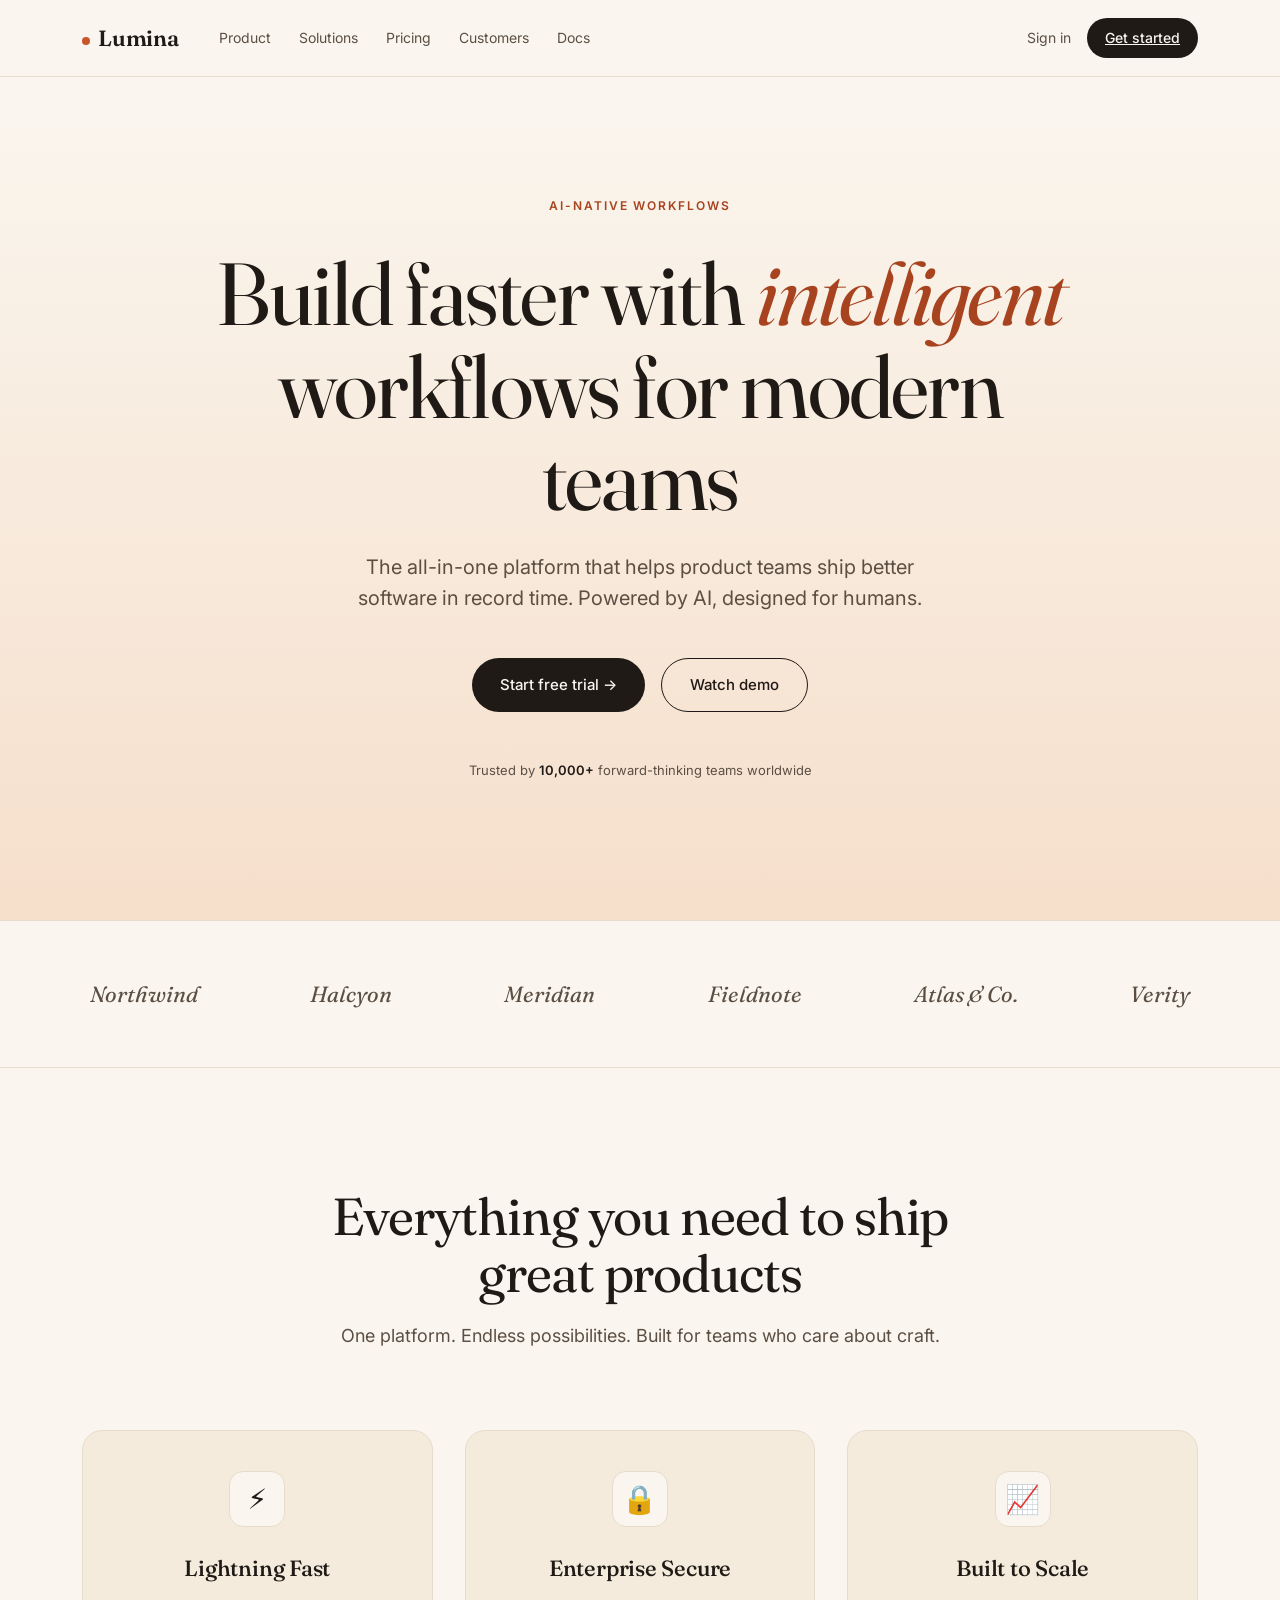
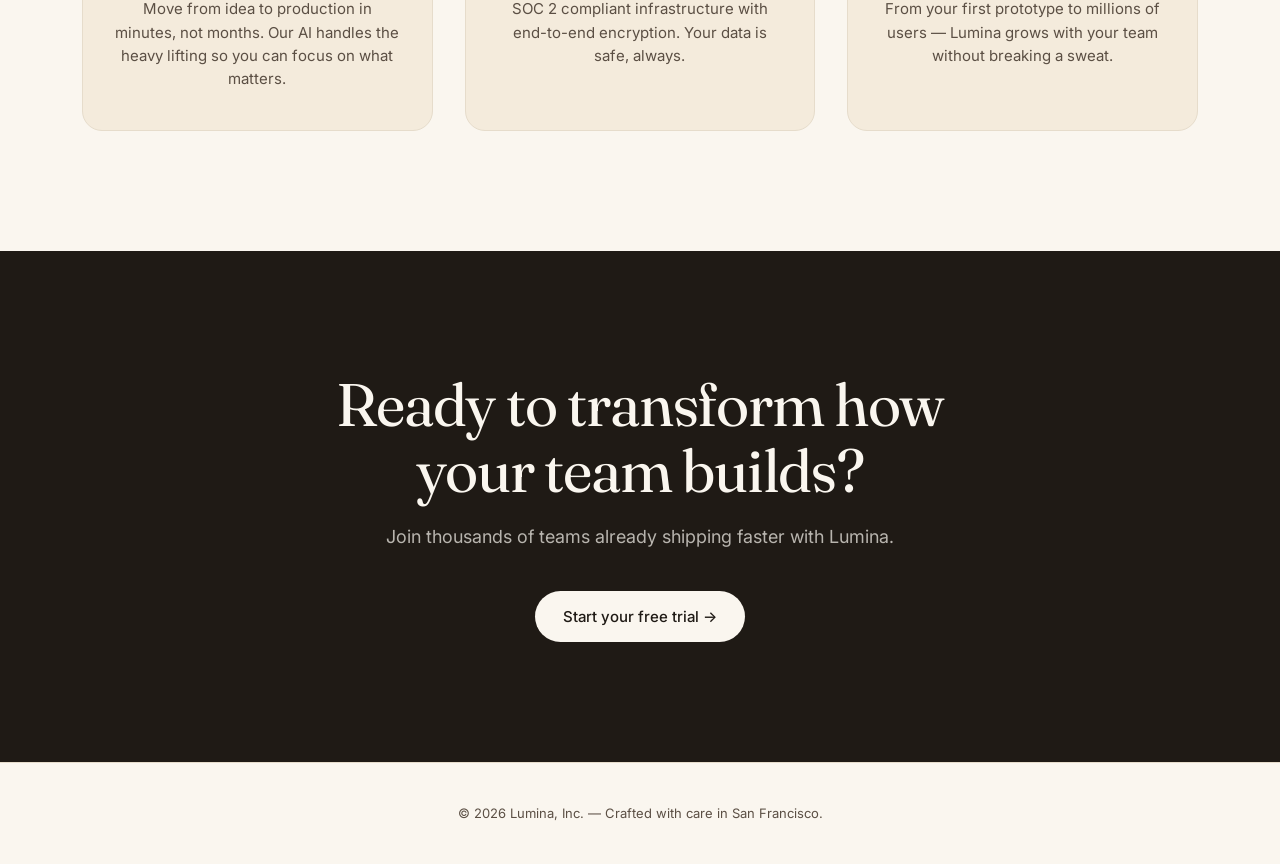
<file: Working Version/impeccable-main/impeccable-main/demos/landing-demo/index.html>
<!doctype html>
<html lang="en">
<head>
<meta charset="utf-8" />
<meta name="viewport" content="width=device-width, initial-scale=1" />
<title>Lumina — Intelligent workflows for modern product teams</title>
<link rel="icon" href="data:," />
<link rel="preconnect" href="https://fonts.googleapis.com" />
<link rel="preconnect" href="https://fonts.gstatic.com" crossorigin />
<link href="https://fonts.googleapis.com/css2?family=Fraunces:opsz,wght@9..144,300;9..144,400;9..144,500;9..144,600;9..144,700&family=Inter:wght@400;500;600&display=swap" rel="stylesheet" />
<style>
  :root {
    --cream: #faf6ef;
    --cream-warm: #f4ebdc;
    --peach: #f6dfcb;
    --ink: #1f1a15;
    --soft: #5b4f44;
    --line: #e6dccb;
    --accent: #c8552b;
    --accent-deep: #a8431f;
  }
  * { box-sizing: border-box; }
  html, body { margin: 0; padding: 0; }
  body {
    font-family: 'Inter', system-ui, sans-serif;
    color: var(--ink);
    background: var(--cream);
    -webkit-font-smoothing: antialiased;
    line-height: 1.55;
  }
  .serif { font-family: 'Fraunces', Georgia, serif; font-optical-sizing: auto; }

  /* Nav */
  .nav {
    position: sticky; top: 0; z-index: 10;
    backdrop-filter: blur(10px);
    background: rgba(250, 246, 239, 0.85);
    border-bottom: 1px solid var(--line);
  }
  .nav-inner {
    max-width: 1180px; margin: 0 auto;
    padding: 18px 32px;
    display: flex; align-items: center; gap: 40px;
  }
  .logo {
    font-family: 'Fraunces', Georgia, serif;
    font-weight: 600; font-size: 22px;
    letter-spacing: -0.01em;
  }
  .logo-dot {
    display: inline-block; width: 8px; height: 8px;
    background: var(--accent); border-radius: 50%;
    margin-right: 8px; vertical-align: middle;
  }
  .nav-links { display: flex; gap: 28px; font-size: 14px; }
  .nav-links a { color: var(--soft); text-decoration: none; }
  .nav-cta { margin-left: auto; display: flex; gap: 16px; align-items: center; }
  .nav-cta a:not(.pill) { font-size: 14px; color: var(--soft); text-decoration: none; }
  .pill {
    background: var(--ink); color: var(--cream);
    padding: 9px 18px; border-radius: 999px;
    font-weight: 500; font-size: 14px;
  }

  /* Hero */
  .hero {
    background: linear-gradient(180deg, var(--cream) 0%, var(--peach) 100%);
    padding: 120px 32px 140px;
    text-align: center;
    position: relative;
    overflow: hidden;
  }
  .eyebrow {
    text-transform: uppercase;
    letter-spacing: 0.16em;
    font-size: 12px;
    font-weight: 600;
    color: var(--accent-deep);
    margin-bottom: 32px;
  }
  .h1 {
    font-family: 'Fraunces', Georgia, serif;
    font-weight: 400;
    font-size: clamp(48px, 7vw, 88px);
    line-height: 1.05;
    letter-spacing: -0.02em;
    max-width: 920px;
    margin: 0 auto 28px;
  }
  .h1 em { font-style: italic; color: var(--accent-deep); }
  .lede {
    font-size: 20px;
    color: var(--soft);
    max-width: 620px;
    margin: 0 auto 44px;
  }
  .ctas { display: flex; gap: 16px; justify-content: center; margin-bottom: 48px; }
  .btn {
    padding: 14px 28px;
    border-radius: 999px;
    font-weight: 500;
    font-size: 15px;
    text-decoration: none;
    display: inline-flex; align-items: center; gap: 8px;
    transition: transform 0.15s ease;
  }
  .btn-primary { background: var(--ink); color: var(--cream); }
  .btn-ghost { color: var(--ink); border: 1px solid var(--ink); }
  .btn:hover { transform: translateY(-1px); }
  .trust { font-size: 13px; color: var(--soft); }
  .trust strong { color: var(--ink); font-weight: 600; }

  /* Logo strip */
  .logos {
    padding: 56px 32px;
    border-top: 1px solid var(--line);
    border-bottom: 1px solid var(--line);
    background: var(--cream);
  }
  .logos-inner {
    max-width: 1100px; margin: 0 auto;
    display: flex; justify-content: space-between; align-items: center;
    flex-wrap: wrap; gap: 32px;
    font-family: 'Fraunces', Georgia, serif;
    font-style: italic; font-size: 22px; color: var(--soft);
  }

  /* Features */
  .features {
    padding: 120px 32px;
    max-width: 1180px;
    margin: 0 auto;
  }
  .features-head {
    text-align: center;
    max-width: 720px;
    margin: 0 auto 80px;
  }
  .features-head h2 {
    font-family: 'Fraunces', Georgia, serif;
    font-weight: 400;
    font-size: clamp(36px, 4.5vw, 52px);
    line-height: 1.1;
    letter-spacing: -0.02em;
    margin: 0 0 20px;
  }
  .features-head p { font-size: 18px; color: var(--soft); margin: 0; }
  .grid {
    display: grid;
    grid-template-columns: repeat(3, 1fr);
    gap: 32px;
  }
  .card {
    background: var(--cream-warm);
    border: 1px solid var(--line);
    border-radius: 20px;
    padding: 40px 32px;
    text-align: center;
  }
  .icon {
    width: 56px; height: 56px;
    border-radius: 14px;
    background: var(--cream);
    border: 1px solid var(--line);
    display: inline-flex; align-items: center; justify-content: center;
    font-size: 28px;
    margin-bottom: 24px;
  }
  .card h3 {
    font-family: 'Fraunces', Georgia, serif;
    font-weight: 500;
    font-size: 22px;
    margin: 0 0 12px;
    letter-spacing: -0.01em;
  }
  .card p {
    font-size: 15px;
    color: var(--soft);
    margin: 0;
  }

  /* CTA */
  .cta-section {
    background: var(--ink);
    color: var(--cream);
    padding: 120px 32px;
    text-align: center;
  }
  .cta-section h2 {
    font-family: 'Fraunces', Georgia, serif;
    font-weight: 400;
    font-size: clamp(36px, 5vw, 60px);
    line-height: 1.1;
    letter-spacing: -0.02em;
    margin: 0 0 20px;
    max-width: 720px;
    margin-left: auto; margin-right: auto;
  }
  .cta-section p {
    font-size: 18px;
    color: rgba(250, 246, 239, 0.7);
    margin: 0 auto 40px;
    max-width: 540px;
  }
  .cta-section .btn-primary {
    background: var(--cream);
    color: var(--ink);
  }

  /* Footer */
  .footer {
    padding: 40px 32px;
    text-align: center;
    font-size: 13px;
    color: var(--soft);
    border-top: 1px solid var(--line);
    background: var(--cream);
  }
</style>
</head>
<body>

<nav class="nav">
  <div class="nav-inner">
    <div class="logo"><span class="logo-dot"></span>Lumina</div>
    <div class="nav-links">
      <a href="#">Product</a>
      <a href="#">Solutions</a>
      <a href="#">Pricing</a>
      <a href="#">Customers</a>
      <a href="#">Docs</a>
    </div>
    <div class="nav-cta">
      <a href="#">Sign in</a>
      <a href="#" class="pill">Get started</a>
    </div>
  </div>
</nav>





<section class="hero">
  <div class="eyebrow">AI-native workflows</div>
  <h1 class="h1">Build faster with <em>intelligent</em> workflows for modern teams</h1>
  <p class="lede">The all-in-one platform that helps product teams ship better software in record time. Powered by AI, designed for humans.</p>
  <div class="ctas">
    <a href="#" class="btn btn-primary">Start free trial →</a>
    <a href="#" class="btn btn-ghost">Watch demo</a>
  </div>
  <div class="trust">Trusted by <strong>10,000+</strong> forward-thinking teams worldwide</div>
</section>





<section class="logos">
  <div class="logos-inner">
    <span>Northwind</span>
    <span>Halcyon</span>
    <span>Meridian</span>
    <span>Fieldnote</span>
    <span>Atlas &amp; Co.</span>
    <span>Verity</span>
  </div>
</section>

<section class="features">
  <div class="features-head">
    <h2>Everything you need to ship great products</h2>
    <p>One platform. Endless possibilities. Built for teams who care about craft.</p>
  </div>

  <div class="grid">
    <div class="card">
      <div class="icon">⚡</div>
      <h3>Lightning Fast</h3>
      <p>Move from idea to production in minutes, not months. Our AI handles the heavy lifting so you can focus on what matters.</p>
    </div>
    <div class="card">
      <div class="icon">🔒</div>
      <h3>Enterprise Secure</h3>
      <p>SOC 2 compliant infrastructure with end-to-end encryption. Your data is safe, always.</p>
    </div>
    <div class="card">
      <div class="icon">📈</div>
      <h3>Built to Scale</h3>
      <p>From your first prototype to millions of users — Lumina grows with your team without breaking a sweat.</p>
    </div>
  </div>

</section>


<section class="cta-section">
  <h2>Ready to transform how your team builds?</h2>
  <p>Join thousands of teams already shipping faster with Lumina.</p>
  <a href="#" class="btn btn-primary">Start your free trial →</a>
</section>


<footer class="footer">
  © 2026 Lumina, Inc. — Crafted with care in San Francisco.
</footer>

</body>
</html>
</file>
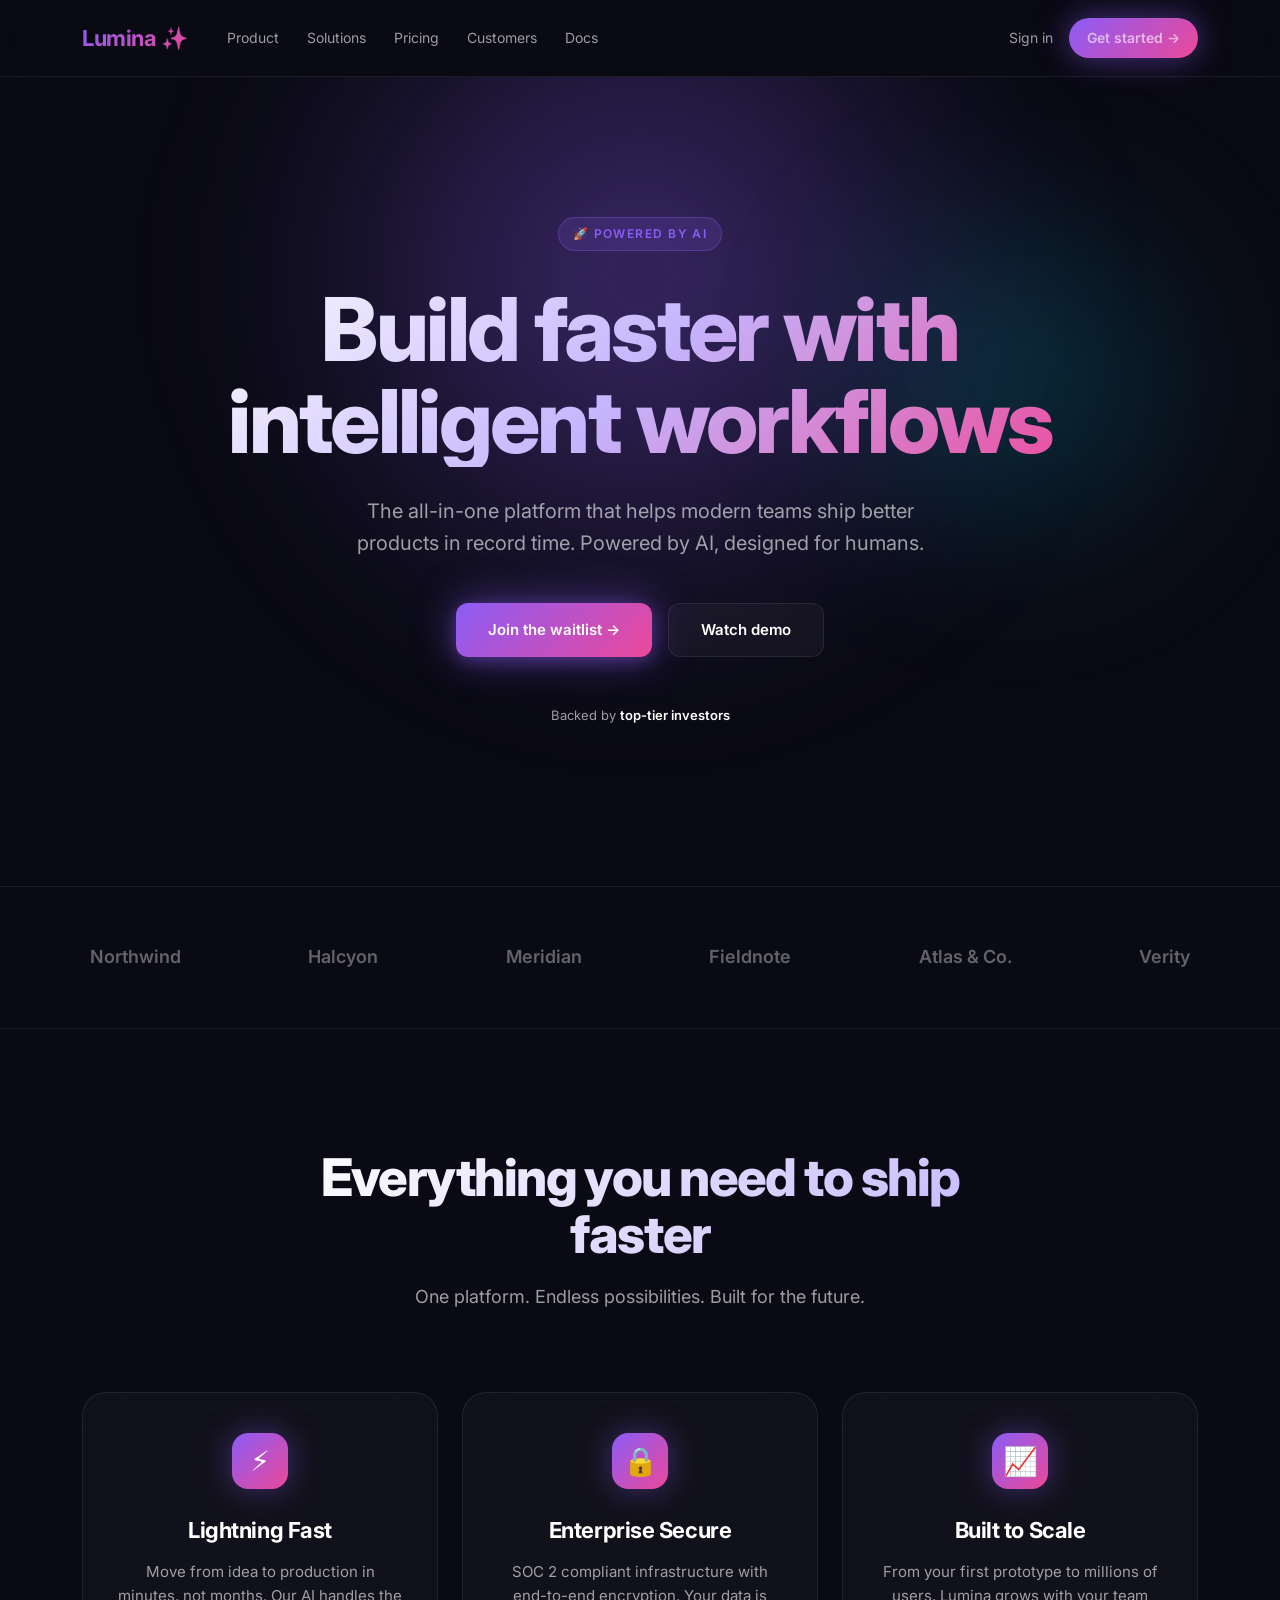
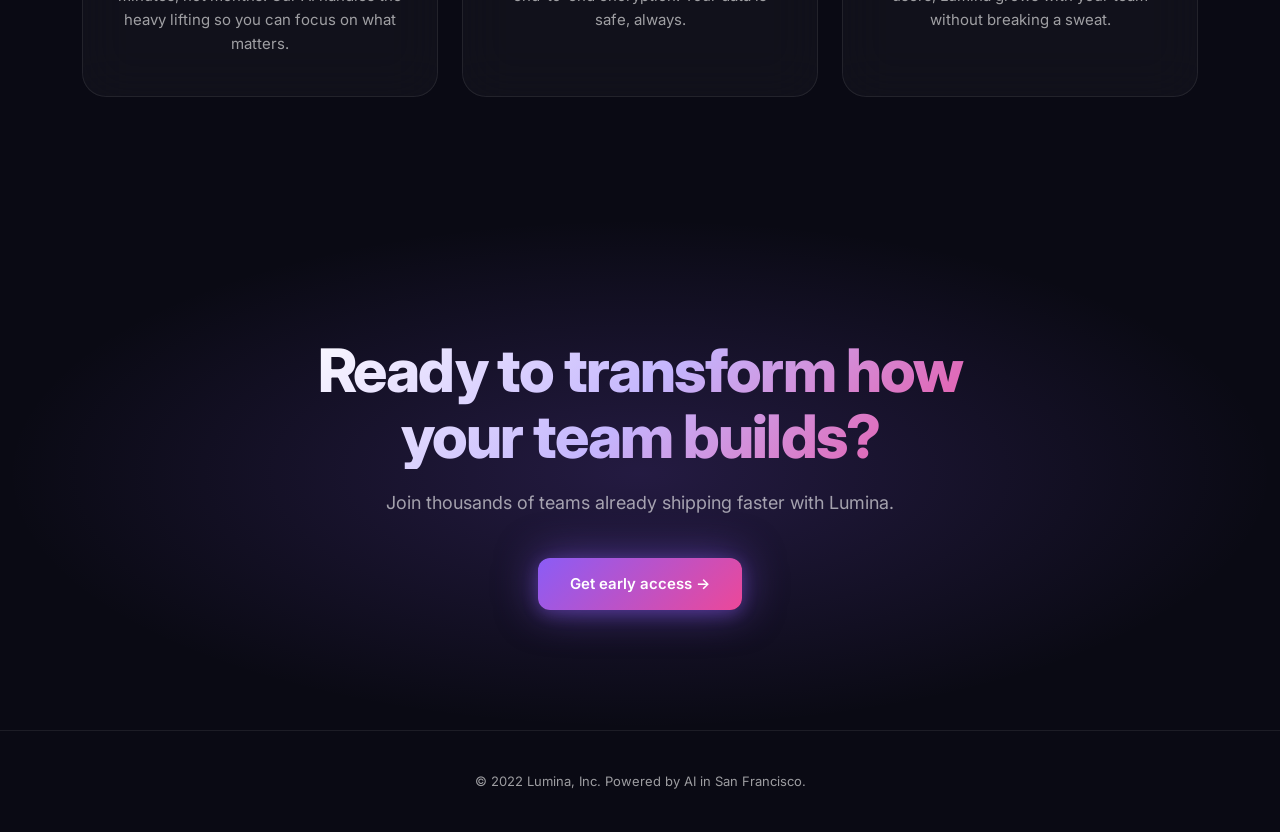
<file: Working Version/impeccable-main/impeccable-main/demos/landing-demo/classic/index.html>
<!doctype html>
<html lang="en">
<head>
<meta charset="utf-8" />
<meta name="viewport" content="width=device-width, initial-scale=1" />
<title>Lumina — The future of intelligent workflows</title>
<link rel="icon" href="data:," />
<link rel="preconnect" href="https://fonts.googleapis.com" />
<link rel="preconnect" href="https://fonts.gstatic.com" crossorigin />
<link href="https://fonts.googleapis.com/css2?family=Inter:wght@400;500;600;700;800&display=swap" rel="stylesheet" />
<style>
  :root {
    --bg: #0a0a14;
    --bg-elev: #14141f;
    --text: #ffffff;
    --text-muted: rgba(255, 255, 255, 0.6);
    --border: rgba(255, 255, 255, 0.08);
    --purple: #8b5cf6;
    --violet: #7c3aed;
    --pink: #ec4899;
    --cyan: #06b6d4;
  }
  * { box-sizing: border-box; }
  html, body { margin: 0; padding: 0; }
  body {
    font-family: 'Inter', system-ui, sans-serif;
    color: var(--text);
    background: var(--bg);
    -webkit-font-smoothing: antialiased;
    line-height: 1.6;
    overflow-x: hidden;
  }

  /* Nav */
  .nav {
    position: sticky; top: 0; z-index: 10;
    backdrop-filter: blur(24px);
    background: rgba(10, 10, 20, 0.6);
    border-bottom: 1px solid var(--border);
  }
  .nav-inner {
    max-width: 1180px; margin: 0 auto;
    padding: 18px 32px;
    display: flex; align-items: center; gap: 40px;
  }
  .logo {
    font-weight: 700; font-size: 22px;
    letter-spacing: -0.02em;
    background: linear-gradient(135deg, var(--purple), var(--pink));
    -webkit-background-clip: text;
    background-clip: text;
    color: transparent;
  }
  .nav-links { display: flex; gap: 28px; font-size: 14px; }
  .nav-links a { color: var(--text-muted); text-decoration: none; }
  .nav-cta { margin-left: auto; display: flex; gap: 16px; align-items: center; }
  .nav-cta a { font-size: 14px; color: var(--text-muted); text-decoration: none; }
  .pill {
    background: linear-gradient(135deg, var(--purple), var(--pink));
    color: #fff;
    padding: 9px 18px; border-radius: 999px;
    font-weight: 600; font-size: 14px;
    box-shadow: 0 0 32px rgba(139, 92, 246, 0.5);
  }

  /* Hero */
  .hero {
    padding: 140px 32px 160px;
    text-align: center;
    position: relative;
    overflow: hidden;
  }
  .hero::before {
    content: '';
    position: absolute;
    top: -200px; left: 50%;
    transform: translateX(-50%);
    width: 800px; height: 800px;
    background: radial-gradient(circle, rgba(139, 92, 246, 0.4) 0%, transparent 70%);
    filter: blur(80px);
    z-index: 0;
  }
  .hero::after {
    content: '';
    position: absolute;
    top: 100px; right: 5%;
    width: 400px; height: 400px;
    background: radial-gradient(circle, rgba(6, 182, 212, 0.3) 0%, transparent 70%);
    filter: blur(80px);
    z-index: 0;
  }
  .hero > * { position: relative; z-index: 1; }
  .eyebrow {
    display: inline-block;
    padding: 6px 14px;
    border-radius: 999px;
    background: rgba(139, 92, 246, 0.15);
    border: 1px solid rgba(139, 92, 246, 0.3);
    color: var(--purple);
    text-transform: uppercase;
    letter-spacing: 0.12em;
    font-size: 12px;
    font-weight: 600;
    margin-bottom: 32px;
  }
  .h1 {
    font-weight: 800;
    font-size: clamp(48px, 7vw, 88px);
    line-height: 1.05;
    letter-spacing: -0.03em;
    max-width: 920px;
    margin: 0 auto 28px;
    background: linear-gradient(135deg, #ffffff 0%, #c4b5fd 50%, var(--pink) 100%);
    -webkit-background-clip: text;
    background-clip: text;
    color: transparent;
  }
  .lede {
    font-size: 20px;
    color: var(--text-muted);
    max-width: 620px;
    margin: 0 auto 44px;
  }
  .ctas { display: flex; gap: 16px; justify-content: center; margin-bottom: 48px; }
  .btn {
    padding: 14px 32px;
    border-radius: 12px;
    font-weight: 600;
    font-size: 15px;
    text-decoration: none;
    display: inline-flex; align-items: center; gap: 8px;
    transition: all 0.2s ease;
    border: 0;
  }
  .btn-primary {
    background: linear-gradient(135deg, var(--purple), var(--pink));
    color: #fff;
    box-shadow: 0 0 40px rgba(139, 92, 246, 0.5), 0 4px 16px rgba(139, 92, 246, 0.3);
  }
  .btn-primary:hover {
    transform: translateY(-2px);
    box-shadow: 0 0 60px rgba(139, 92, 246, 0.7);
  }
  .btn-ghost {
    color: #fff;
    border: 1px solid var(--border);
    background: rgba(255, 255, 255, 0.04);
    backdrop-filter: blur(12px);
  }
  .trust { font-size: 13px; color: var(--text-muted); }
  .trust strong { color: #fff; font-weight: 600; }

  /* Logo strip */
  .logos {
    padding: 56px 32px;
    border-top: 1px solid var(--border);
    border-bottom: 1px solid var(--border);
  }
  .logos-inner {
    max-width: 1100px; margin: 0 auto;
    display: flex; justify-content: space-between; align-items: center;
    flex-wrap: wrap; gap: 32px;
    font-weight: 600; font-size: 18px; color: var(--text-muted);
    opacity: 0.6;
  }

  /* Features */
  .features {
    padding: 120px 32px;
    max-width: 1180px;
    margin: 0 auto;
    position: relative;
  }
  .features-head {
    text-align: center;
    max-width: 720px;
    margin: 0 auto 80px;
  }
  .features-head h2 {
    font-weight: 800;
    font-size: clamp(36px, 4.5vw, 52px);
    line-height: 1.1;
    letter-spacing: -0.03em;
    margin: 0 0 20px;
    background: linear-gradient(135deg, #fff, #c4b5fd);
    -webkit-background-clip: text;
    background-clip: text;
    color: transparent;
  }
  .features-head p { font-size: 18px; color: var(--text-muted); margin: 0; }
  .grid {
    display: grid;
    grid-template-columns: repeat(3, 1fr);
    gap: 24px;
  }
  .card {
    background: rgba(255, 255, 255, 0.03);
    backdrop-filter: blur(24px);
    border: 1px solid var(--border);
    border-radius: 24px;
    padding: 40px 32px;
    text-align: center;
    transition: all 0.3s ease;
  }
  .card:hover {
    border-color: rgba(139, 92, 246, 0.3);
    background: rgba(139, 92, 246, 0.04);
    transform: translateY(-4px);
  }
  .icon {
    width: 56px; height: 56px;
    border-radius: 16px;
    background: linear-gradient(135deg, var(--purple), var(--pink));
    display: inline-flex; align-items: center; justify-content: center;
    font-size: 28px;
    margin-bottom: 24px;
    box-shadow: 0 0 32px rgba(139, 92, 246, 0.4);
  }
  .card h3 {
    font-weight: 700;
    font-size: 22px;
    margin: 0 0 12px;
    letter-spacing: -0.02em;
    color: #fff;
  }
  .card p {
    font-size: 15px;
    color: var(--text-muted);
    margin: 0;
  }

  /* CTA */
  .cta-section {
    padding: 120px 32px;
    text-align: center;
    position: relative;
    overflow: hidden;
  }
  .cta-section::before {
    content: '';
    position: absolute;
    inset: 0;
    background: radial-gradient(ellipse at center, rgba(139, 92, 246, 0.2) 0%, transparent 70%);
  }
  .cta-section > * { position: relative; }
  .cta-section h2 {
    font-weight: 800;
    font-size: clamp(36px, 5vw, 60px);
    line-height: 1.1;
    letter-spacing: -0.03em;
    margin: 0 0 20px;
    max-width: 720px;
    margin-left: auto; margin-right: auto;
    background: linear-gradient(135deg, #fff, #c4b5fd, var(--pink));
    -webkit-background-clip: text;
    background-clip: text;
    color: transparent;
  }
  .cta-section p {
    font-size: 18px;
    color: var(--text-muted);
    margin: 0 auto 40px;
    max-width: 540px;
  }

  /* Footer */
  .footer {
    padding: 40px 32px;
    text-align: center;
    font-size: 13px;
    color: var(--text-muted);
    border-top: 1px solid var(--border);
  }
</style>
</head>
<body>
  <nav class="nav">
    <div class="nav-inner">
      <div class="logo">Lumina ✨</div>
      <div class="nav-links">
        <a href="#">Product</a>
        <a href="#">Solutions</a>
        <a href="#">Pricing</a>
        <a href="#">Customers</a>
        <a href="#">Docs</a>
      </div>
      <div class="nav-cta">
        <a href="#">Sign in</a>
        <a href="#" class="pill">Get started →</a>
      </div>
    </div>
  </nav>

  <section class="hero">
    <div class="eyebrow">🚀 Powered by AI</div>
    <h1 class="h1">Build faster with intelligent workflows</h1>
    <p class="lede">The all-in-one platform that helps modern teams ship better products in record time. Powered by AI, designed for humans.</p>
    <div class="ctas">
      <a href="#" class="btn btn-primary">Join the waitlist →</a>
      <a href="#" class="btn btn-ghost">Watch demo</a>
    </div>
    <div class="trust">Backed by <strong>top-tier investors</strong></div>
  </section>

  <section class="logos">
    <div class="logos-inner">
      <span>Northwind</span>
      <span>Halcyon</span>
      <span>Meridian</span>
      <span>Fieldnote</span>
      <span>Atlas &amp; Co.</span>
      <span>Verity</span>
    </div>
  </section>

  <section class="features">
    <div class="features-head">
      <h2>Everything you need to ship faster</h2>
      <p>One platform. Endless possibilities. Built for the future.</p>
    </div>
    <div class="grid">
      <div class="card">
        <div class="icon">⚡</div>
        <h3>Lightning Fast</h3>
        <p>Move from idea to production in minutes, not months. Our AI handles the heavy lifting so you can focus on what matters.</p>
      </div>
      <div class="card">
        <div class="icon">🔒</div>
        <h3>Enterprise Secure</h3>
        <p>SOC 2 compliant infrastructure with end-to-end encryption. Your data is safe, always.</p>
      </div>
      <div class="card">
        <div class="icon">📈</div>
        <h3>Built to Scale</h3>
        <p>From your first prototype to millions of users, Lumina grows with your team without breaking a sweat.</p>
      </div>
    </div>
  </section>

  <section class="cta-section">
    <h2>Ready to transform how your team builds?</h2>
    <p>Join thousands of teams already shipping faster with Lumina.</p>
    <a href="#" class="btn btn-primary">Get early access →</a>
  </section>

  <footer class="footer">
    © 2022 Lumina, Inc. Powered by AI in San Francisco.
  </footer>
</body>
</html>
</file>
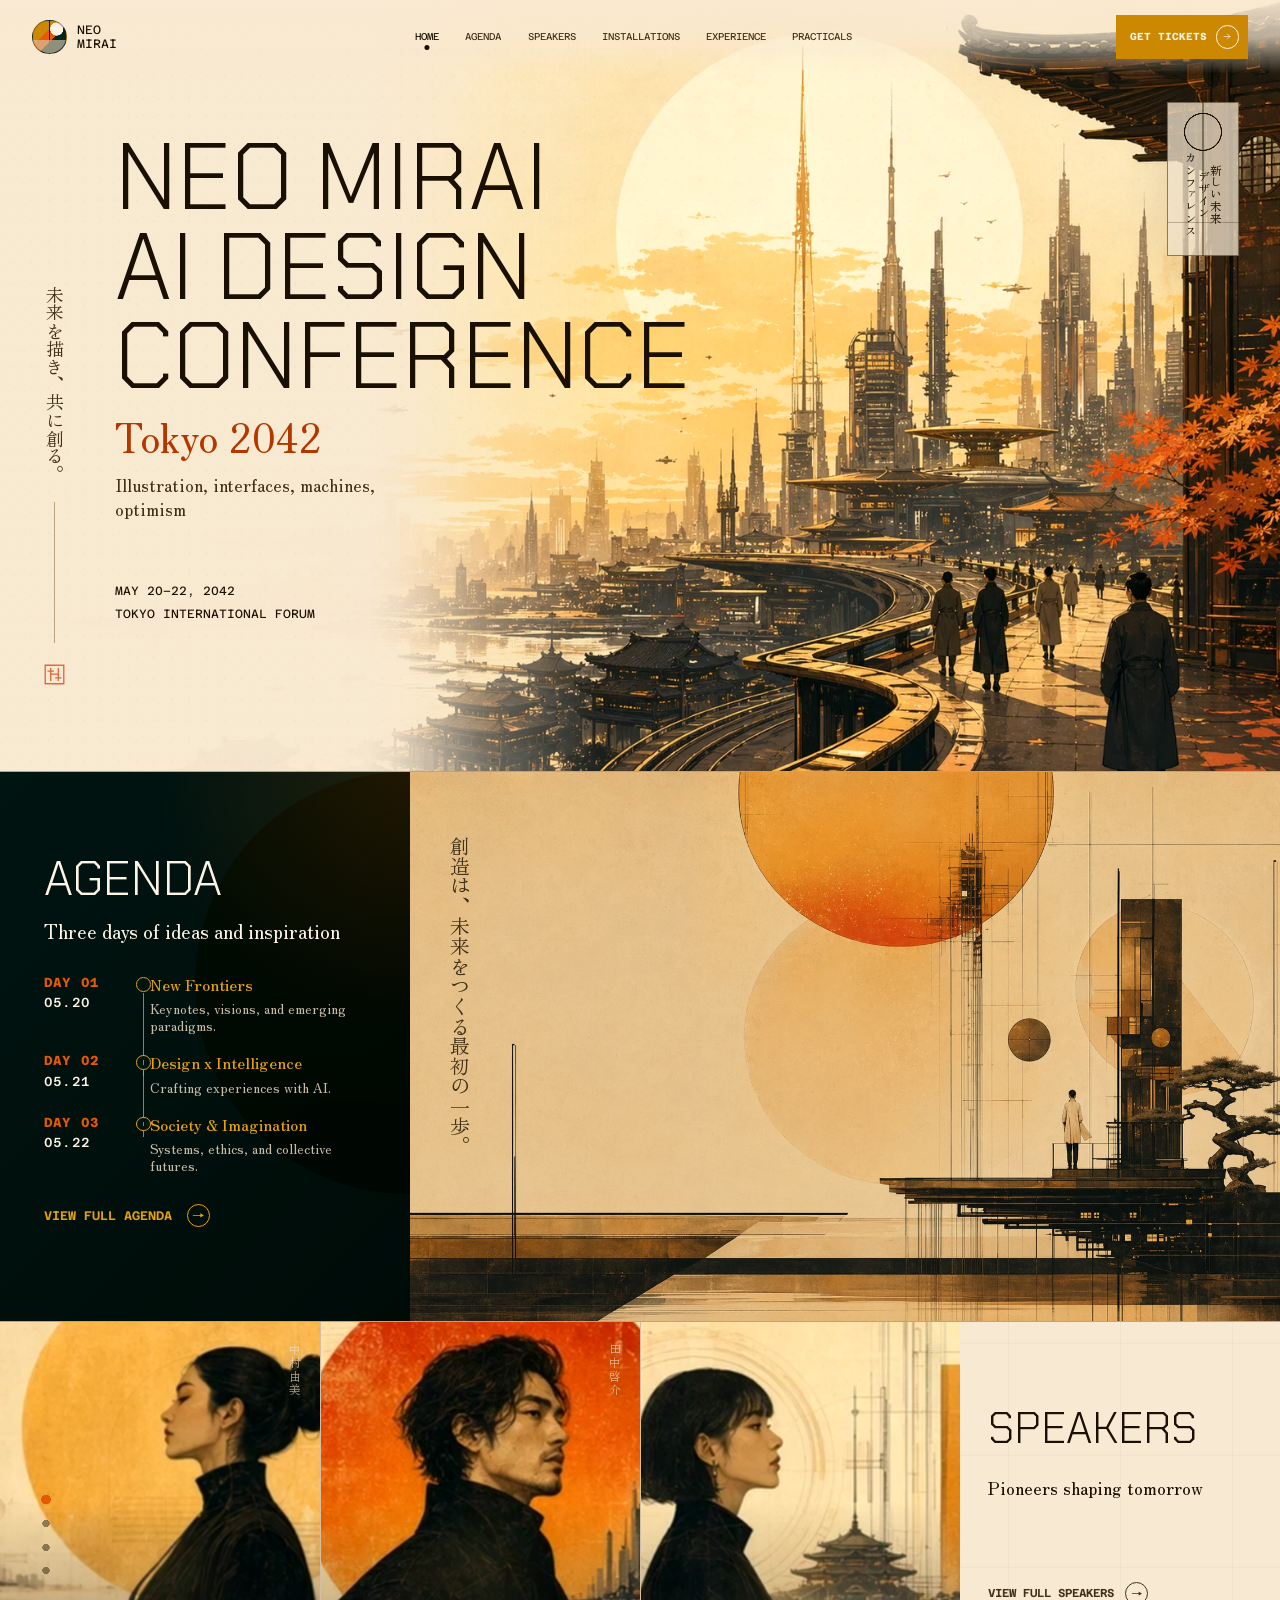
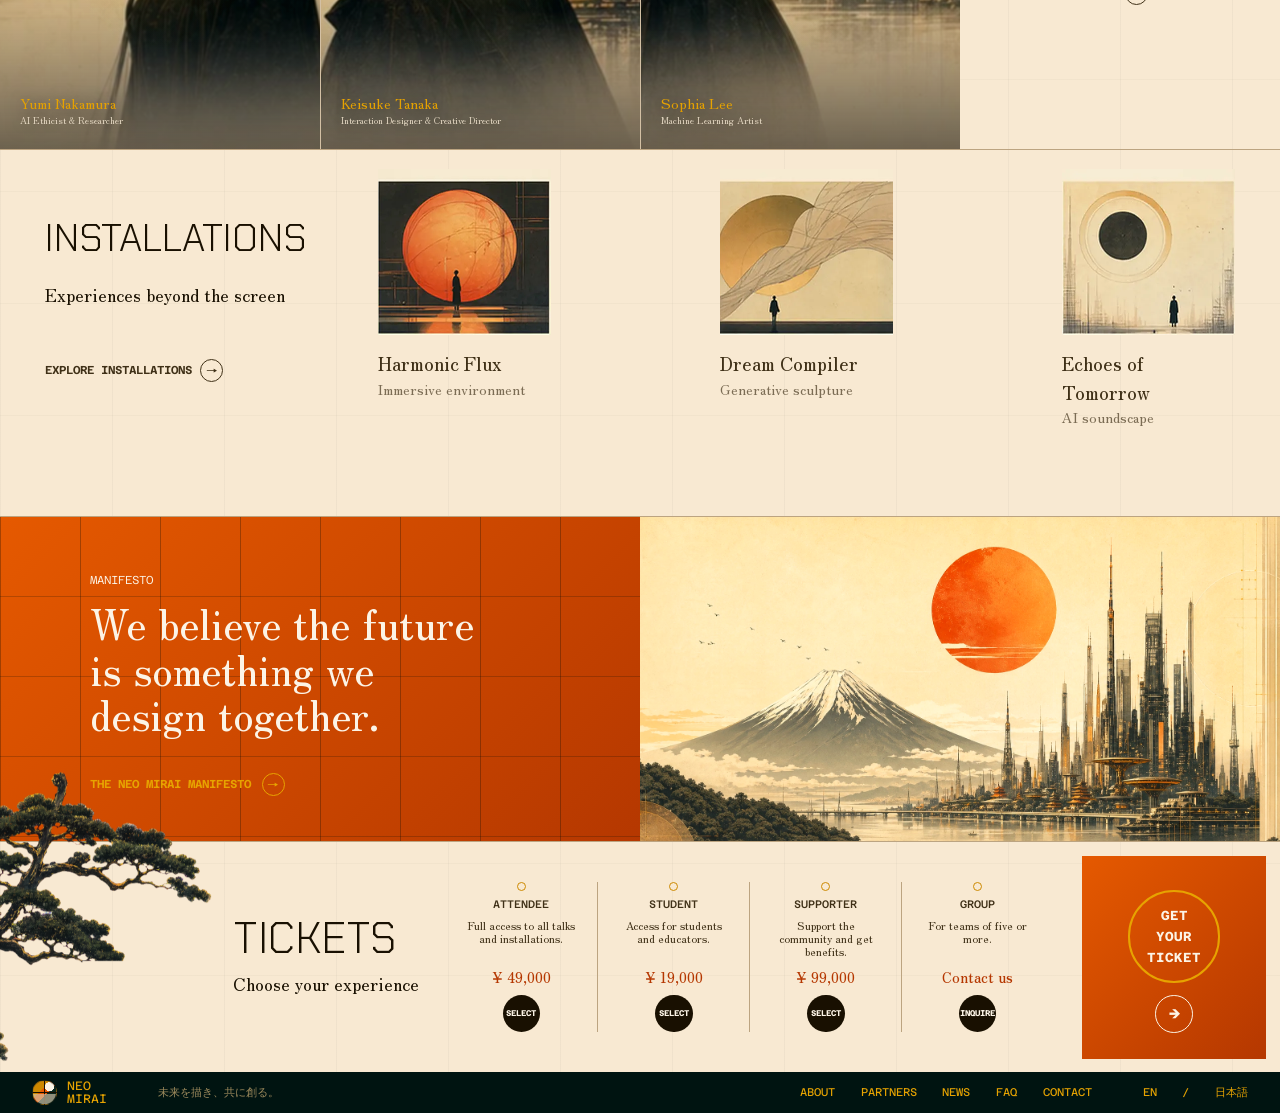
<file: Working Version/impeccable-main/impeccable-main/site/public/neo-mirai/index.html>
<!doctype html>
<html lang="en">
  <head>
    <meta charset="utf-8">
    <meta name="viewport" content="width=device-width, initial-scale=1, viewport-fit=cover">
    <meta name="description" content="NEO MIRAI AI Design Conference, Tokyo 2042. A retro-futurist conference experience for illustration, interfaces, machines, and optimism.">
    <title>NEO MIRAI AI Design Conference</title>
    <link rel="icon" href="../favicon.svg" type="image/svg+xml">
    <link rel="preconnect" href="https://fonts.googleapis.com">
    <link rel="preconnect" href="https://fonts.gstatic.com" crossorigin>
    <link href="https://fonts.googleapis.com/css2?family=Azeret+Mono:wght@400;500;600;700&family=Chakra+Petch:wght@300;400;500;600&family=Zen+Old+Mincho:wght@400;500;600&display=swap" rel="stylesheet">
    <link rel="stylesheet" href="./styles.css">
  </head>
  <body>
    <a class="skip-link" href="#main">Skip to content</a>

    <header class="site-header" data-reveal>
      <a class="brand-lockup" href="#" aria-label="NEO MIRAI home">
        <span class="brand-mark" aria-hidden="true">
          <span></span>
        </span>
        <span class="brand-word">
          <span>NEO</span>
          <span>MIRAI</span>
        </span>
      </a>

      <button class="nav-toggle" type="button" aria-expanded="false" aria-controls="site-nav">
        <span>Menu</span>
        <i aria-hidden="true"></i>
      </button>

      <nav class="site-nav" id="site-nav" aria-label="Primary navigation">
        <a href="#home" aria-current="page">Home</a>
        <a href="#agenda">Agenda</a>
        <a href="#speakers">Speakers</a>
        <a href="#installations">Installations</a>
        <a href="#experience">Experience</a>
        <a href="#tickets">Practicals</a>
      </nav>

      <a class="ticket-pill" href="#tickets">
        <span>Get tickets</span>
        <svg viewBox="0 0 24 24" aria-hidden="true">
          <path d="M5 12h12m-5-5 5 5-5 5"/>
        </svg>
      </a>
    </header>

    <main id="main">
      <section class="hero" id="home" aria-labelledby="hero-title">
        <div class="vertical-poem" aria-hidden="true">
          <span>未来を描き、共に創る。</span>
          <i></i>
          <img src="./assets/stamp-seal.svg" alt="">
        </div>

        <div class="hero-copy" data-reveal>
          <h1 id="hero-title">
            <span>NEO MIRAI</span>
            <span>AI DESIGN</span>
            <span>CONFERENCE</span>
          </h1>
          <p class="hero-place">Tokyo 2042</p>
          <p class="hero-summary">Illustration, interfaces, machines, optimism</p>
          <div class="hero-meta" aria-label="Conference date and venue">
            <span>May 20–22, 2042</span>
            <span>Tokyo International Forum</span>
          </div>
        </div>

        <figure class="hero-art" data-reveal>
          <img src="./assets/hero-city.webp" alt="An illustrated golden future Tokyo skyline with towers, terraces, and visitors walking toward the conference venue.">
          <figcaption>Systems with warmth. Machines with a human horizon.</figcaption>
        </figure>
      </section>

      <section class="agenda-block" id="agenda" aria-labelledby="agenda-title">
        <div class="agenda-panel" data-reveal>
          <p class="section-label">Agenda</p>
          <h2 id="agenda-title">Three days of ideas and inspiration</h2>

          <ol class="agenda-days" aria-label="Conference agenda highlights">
            <li>
              <time datetime="2042-05-20">Day 01 <span>05.20</span></time>
              <div>
                <h3>New Frontiers</h3>
                <p>Keynotes, visions, and emerging paradigms.</p>
              </div>
            </li>
            <li>
              <time datetime="2042-05-21">Day 02 <span>05.21</span></time>
              <div>
                <h3>Design x Intelligence</h3>
                <p>Crafting experiences with AI.</p>
              </div>
            </li>
            <li>
              <time datetime="2042-05-22">Day 03 <span>05.22</span></time>
              <div>
                <h3>Society &amp; Imagination</h3>
                <p>Systems, ethics, and collective futures.</p>
              </div>
            </li>
          </ol>

          <a class="text-action" href="#tickets">View full agenda <span aria-hidden="true">→</span></a>
        </div>

        <figure class="agenda-art" data-reveal>
          <img src="./assets/agenda-architecture.webp" alt="A quiet illustrated architectural platform with amber circles, slim towers, and a lone visitor.">
          <figcaption>創造は、未来をつくる最初の一歩。</figcaption>
        </figure>
      </section>

      <section class="speakers" id="speakers" aria-labelledby="speakers-title">
        <div class="section-intro" data-reveal>
          <p class="section-label">Speakers</p>
          <h2 id="speakers-title">Pioneers shaping tomorrow</h2>
          <a class="text-action" href="#tickets">View full speakers <span aria-hidden="true">→</span></a>
        </div>

        <div class="speaker-carousel" data-reveal aria-roledescription="carousel" aria-label="Featured speaker carousel">
          <div class="speaker-track" id="speaker-track">
            <article class="speaker-slide is-active" aria-label="Featured speakers set 1">
              <ul class="speaker-grid" aria-label="Featured speakers, set 1">
                <li class="speaker-person" style="--speaker-focus-x: 68%; --speaker-focus-y: 48%;" data-kanji="中村由美">
                  <img src="./assets/speaker-yumi-nakamura.webp" alt="Yumi Nakamura illustrated in profile before a golden sun and distant future city.">
                  <div class="speaker-meta">
                    <span>Yumi Nakamura</span>
                    <small>AI Ethicist &amp; Researcher</small>
                  </div>
                </li>
                <li class="speaker-person" style="--speaker-focus-x: 52%; --speaker-focus-y: 47%;" data-kanji="田中啓介">
                  <img src="./assets/speaker-keisuke-tanaka.webp" alt="Keisuke Tanaka illustrated before an amber sun and speculative city towers.">
                  <div class="speaker-meta">
                    <span>Keisuke Tanaka</span>
                    <small>Interaction Designer &amp; Creative Director</small>
                  </div>
                </li>
                <li class="speaker-person" style="--speaker-focus-x: 42%; --speaker-focus-y: 48%;" data-kanji="李ソフィア">
                  <img src="./assets/speaker-sophia-lee.webp" alt="Sophia Lee illustrated in profile near circular geometry and a temple skyline.">
                  <div class="speaker-meta">
                    <span>Sophia Lee</span>
                    <small>Machine Learning Artist</small>
                  </div>
                </li>
              </ul>
            </article>

            <article class="speaker-slide" aria-label="Featured speakers set 2" aria-hidden="true">
              <ul class="speaker-grid" aria-label="Featured speakers, set 2">
                <li class="speaker-person" style="--speaker-focus-x: 44%; --speaker-focus-y: 48%;" data-kanji="渡辺藍子">
                  <img src="./assets/speaker-aiko-watanabe.webp" alt="Aiko Watanabe illustrated in profile against a burnt-orange sun and pine silhouette.">
                  <div class="speaker-meta">
                    <span>Aiko Watanabe</span>
                    <small>Synthetic Media Director</small>
                  </div>
                </li>
                <li class="speaker-person" style="--speaker-focus-x: 52%; --speaker-focus-y: 48%;" data-kanji="佐藤蓮">
                  <img src="./assets/speaker-ren-sato.webp" alt="Ren Sato illustrated before Mount Fuji and flowing translucent forms.">
                  <div class="speaker-meta">
                    <span>Ren Sato</span>
                    <small>Robotics Experience Lead</small>
                  </div>
                </li>
                <li class="speaker-person" style="--speaker-focus-x: 46%; --speaker-focus-y: 48%;" data-kanji="黒田美奈">
                  <img src="./assets/speaker-mina-kuroda.webp" alt="Mina Kuroda illustrated before a red sun and vertical future towers.">
                  <div class="speaker-meta">
                    <span>Mina Kuroda</span>
                    <small>Computational Typographer</small>
                  </div>
                </li>
              </ul>
            </article>

            <article class="speaker-slide" aria-label="Featured speakers set 3" aria-hidden="true">
              <ul class="speaker-grid" aria-label="Featured speakers, set 3">
                <li class="speaker-person" style="--speaker-focus-x: 43%; --speaker-focus-y: 48%;" data-kanji="森花">
                  <img src="./assets/speaker-hana-mori.webp" alt="Hana Mori illustrated against a black eclipse circle and delicate future skyline.">
                  <div class="speaker-meta">
                    <span>Hana Mori</span>
                    <small>Speculative Systems Artist</small>
                  </div>
                </li>
                <li class="speaker-person" style="--speaker-focus-x: 52%; --speaker-focus-y: 47%;" data-kanji="伊藤大地">
                  <img src="./assets/speaker-daichi-ito.webp" alt="Daichi Ito illustrated before a red sun and dense machine city.">
                  <div class="speaker-meta">
                    <span>Daichi Ito</span>
                    <small>Neural Interface Researcher</small>
                  </div>
                </li>
                <li class="speaker-person" style="--speaker-focus-x: 42%; --speaker-focus-y: 48%;" data-kanji="小林恵美">
                  <img src="./assets/speaker-emi-kobayashi.webp" alt="Emi Kobayashi illustrated near a gold disk and Tokyo tower forms.">
                  <div class="speaker-meta">
                    <span>Emi Kobayashi</span>
                    <small>Civic AI Designer</small>
                  </div>
                </li>
              </ul>
            </article>

            <article class="speaker-slide" aria-label="Featured speakers set 4" aria-hidden="true">
              <ul class="speaker-grid" aria-label="Featured speakers, set 4">
                <li class="speaker-person" style="--speaker-focus-x: 70%; --speaker-focus-y: 48%;" data-kanji="荒田健司">
                  <img src="./assets/speaker-kenji-arata.webp" alt="Kenji Arata illustrated before a red sun and distant speculative towers.">
                  <div class="speaker-meta">
                    <span>Kenji Arata</span>
                    <small>Machine Imagination Lab</small>
                  </div>
                </li>
                <li class="speaker-person" style="--speaker-focus-x: 52%; --speaker-focus-y: 48%;" data-kanji="古賀直美">
                  <img src="./assets/speaker-naomi-koga.webp" alt="Naomi Koga illustrated below layered amber circles and a small temple skyline.">
                  <div class="speaker-meta">
                    <span>Naomi Koga</span>
                    <small>Data Rituals Curator</small>
                  </div>
                </li>
                <li class="speaker-person" style="--speaker-focus-x: 58%; --speaker-focus-y: 48%;" data-kanji="藤本亮">
                  <img src="./assets/speaker-ryo-fujimoto.webp" alt="Ryo Fujimoto illustrated near dark circular geometry and warm technical markings.">
                  <div class="speaker-meta">
                    <span>Ryo Fujimoto</span>
                    <small>Embodied Intelligence Architect</small>
                  </div>
                </li>
              </ul>
            </article>
          </div>

          <div class="speaker-controls" aria-label="Speaker carousel controls">
            <button class="speaker-dot is-active" type="button" data-slide="0" aria-label="Show speaker set 1" aria-current="true"></button>
            <button class="speaker-dot" type="button" data-slide="1" aria-label="Show speaker set 2"></button>
            <button class="speaker-dot" type="button" data-slide="2" aria-label="Show speaker set 3"></button>
            <button class="speaker-dot" type="button" data-slide="3" aria-label="Show speaker set 4"></button>
          </div>
        </div>
      </section>

      <section class="installations" id="installations" aria-labelledby="installations-title">
        <div class="section-intro" data-reveal>
          <p class="section-label">Installations</p>
          <h2 id="installations-title">Experiences beyond the screen</h2>
          <a class="text-action" href="#tickets">Explore installations <span aria-hidden="true">→</span></a>
        </div>

        <div class="installation-rhythm" data-reveal>
          <article class="installation-item item-flux">
            <img src="./assets/install-flux.webp" alt="A tiny visitor standing before a glowing orange spherical installation.">
            <h3>Harmonic Flux</h3>
            <p>Immersive environment</p>
          </article>
          <article class="installation-item item-dream">
            <img src="./assets/install-dream.webp" alt="An illustrated generative ribbon floating through an amber exhibition space.">
            <h3>Dream Compiler</h3>
            <p>Generative sculpture</p>
          </article>
          <article class="installation-item item-echoes">
            <img src="./assets/install-echoes.webp" alt="A lone visitor in a circular sound installation with a dark center.">
            <h3>Echoes of Tomorrow</h3>
            <p>AI soundscape</p>
          </article>
        </div>
      </section>

      <section class="manifesto" id="experience" aria-labelledby="manifesto-title">
        <div class="manifesto-copy" data-reveal>
          <p class="section-label">Manifesto</p>
          <h2 id="manifesto-title">We believe the future is something we design together.</h2>
          <a class="text-action text-action-light" href="#tickets">The NEO MIRAI manifesto <span aria-hidden="true">→</span></a>
        </div>
        <figure class="manifesto-art" data-reveal>
          <img src="./assets/manifesto-fuji-regenerated.webp" alt="Mount Fuji and a golden future city beneath a red sun.">
        </figure>
      </section>

      <section class="tickets" id="tickets" aria-labelledby="tickets-title">
        <img class="ticket-pine" src="./assets/pine-ticket.png" alt="" aria-hidden="true">
        <div class="tickets-heading" data-reveal>
          <p class="section-label">Tickets</p>
          <h2 id="tickets-title">Choose your experience</h2>
        </div>

        <div class="ticket-options" data-reveal>
          <article>
            <h3>Attendee</h3>
            <p>Full access to all talks and installations.</p>
            <strong>¥ 49,000</strong>
            <a href="mailto:tickets@neomirai.example">Select</a>
          </article>
          <article>
            <h3>Student</h3>
            <p>Access for students and educators.</p>
            <strong>¥ 19,000</strong>
            <a href="mailto:tickets@neomirai.example">Select</a>
          </article>
          <article>
            <h3>Supporter</h3>
            <p>Support the community and get benefits.</p>
            <strong>¥ 99,000</strong>
            <a href="mailto:tickets@neomirai.example">Select</a>
          </article>
          <article>
            <h3>Group</h3>
            <p>For teams of five or more.</p>
            <strong>Contact us</strong>
            <a href="mailto:tickets@neomirai.example">Inquire</a>
          </article>
        </div>

        <aside class="ticket-seal" data-reveal>
          <span class="ticket-seal-label">
            <span>Get</span>
            <span>Your</span>
            <span>Ticket</span>
          </span>
          <a href="mailto:tickets@neomirai.example" aria-label="Email ticket office">→</a>
        </aside>
      </section>
    </main>

    <footer class="site-footer">
      <a class="brand-lockup brand-lockup-small" href="#" aria-label="NEO MIRAI home">
        <span class="brand-mark" aria-hidden="true"><span></span></span>
        <span class="brand-word"><span>NEO</span><span>MIRAI</span></span>
      </a>
      <p>未来を描き、共に創る。</p>
      <nav aria-label="Footer navigation">
        <a href="#agenda">About</a>
        <a href="#speakers">Partners</a>
        <a href="#installations">News</a>
        <a href="#tickets">FAQ</a>
        <a href="mailto:hello@neomirai.example">Contact</a>
      </nav>
      <div class="language-switch" aria-label="Language options">
        <a href="#" aria-current="true">EN</a>
        <span>/</span>
        <a href="#">日本語</a>
      </div>
    </footer>

    <script src="./script.js"></script>
  </body>
</html>
</file>
<file: Working Version/impeccable-main/impeccable-main/site/public/neo-mirai/styles.css>
:root {
  color-scheme: light;
  --paper: oklch(94% 0.035 78);
  --paper-soft: oklch(91% 0.045 78);
  --paper-deep: oklch(84% 0.06 73);
  --ink: oklch(18% 0.035 82);
  --ink-soft: oklch(32% 0.045 80);
  --ash: oklch(54% 0.04 80);
  --line: oklch(73% 0.055 77);
  --gold: oklch(68% 0.145 74);
  --gold-bright: oklch(76% 0.165 80);
  --sun: oklch(64% 0.19 43);
  --sun-deep: oklch(52% 0.17 38);
  --night: oklch(17% 0.035 185);
  --night-soft: oklch(24% 0.04 170);
  --rice: oklch(97% 0.02 82);
  --focus: oklch(58% 0.18 42);
  --shadow: 0 28px 90px oklch(24% 0.05 75 / 0.22);
  --ease: cubic-bezier(0.16, 1, 0.3, 1);
  --ease-quart: cubic-bezier(0.25, 1, 0.5, 1);
  --ease-quint: cubic-bezier(0.22, 1, 0.36, 1);
  --font-display: "Chakra Petch", "Noto Sans JP", sans-serif;
  --font-serif: "Zen Old Mincho", "Hiragino Mincho ProN", serif;
  --font-mono: "Azeret Mono", "SFMono-Regular", monospace;
  --header-height: 74px;
}

*,
*::before,
*::after {
  box-sizing: border-box;
}

html {
  width: 100%;
  background: var(--paper);
  scroll-behavior: smooth;
  overflow-x: clip;
}

body {
  margin: 0;
  width: 100%;
  min-width: 320px;
  color: var(--ink);
  background:
    radial-gradient(circle at 66% 7%, oklch(82% 0.11 79 / 0.55), transparent 17rem),
    linear-gradient(90deg, oklch(20% 0.015 80 / 0.035) 1px, transparent 1px),
    linear-gradient(0deg, oklch(20% 0.015 80 / 0.028) 1px, transparent 1px),
    var(--paper);
  background-size: auto, 112px 112px, 112px 112px, auto;
  font-family: var(--font-serif);
  line-height: 1.55;
  overflow-x: clip;
}

body::before {
  position: fixed;
  inset: 0;
  z-index: 10;
  pointer-events: none;
  content: "";
  opacity: 0.42;
  mix-blend-mode: multiply;
  background:
    radial-gradient(circle at 18% 21%, oklch(100% 0 0 / 0.6), transparent 0.08rem),
    radial-gradient(circle at 76% 63%, oklch(36% 0.05 70 / 0.18), transparent 0.07rem),
    radial-gradient(circle at 48% 88%, oklch(38% 0.07 35 / 0.14), transparent 0.06rem);
  background-size: 0.7rem 0.85rem, 1.1rem 1.3rem, 0.95rem 1.05rem;
}

img {
  display: block;
  max-width: 100%;
}

a {
  color: inherit;
  text-decoration: none;
}

button,
a {
  -webkit-tap-highlight-color: transparent;
}

:focus-visible {
  outline: 3px solid var(--focus);
  outline-offset: 5px;
}

.skip-link {
  position: fixed;
  top: 1rem;
  left: 1rem;
  z-index: 30;
  padding: 0.75rem 1rem;
  color: var(--rice);
  background: var(--night);
  transform: translateY(-160%);
  transition: transform 240ms var(--ease);
  font-family: var(--font-mono);
  font-size: 0.78rem;
}

.skip-link:focus {
  transform: translateY(0);
}

.site-header {
  position: fixed;
  top: 0;
  left: 0;
  right: 0;
  z-index: 20;
  display: grid;
  grid-template-columns: auto 1fr auto;
  align-items: center;
  gap: 1.5rem;
  min-height: var(--header-height);
  padding: max(0.7rem, env(safe-area-inset-top)) clamp(1rem, 2.7vw, 2rem) 0.7rem;
  color: var(--ink);
  background: linear-gradient(180deg, oklch(94% 0.035 78 / 0.94), oklch(94% 0.035 78 / 0.72), transparent);
}

.site-header.is-scrolled {
  background: var(--paper);
  border-bottom: 1px solid oklch(58% 0.06 76 / 0.25);
  box-shadow: 0 18px 50px oklch(18% 0.03 76 / 0.08);
}

.brand-lockup {
  display: inline-flex;
  align-items: center;
  gap: 0.62rem;
  min-height: 44px;
}

.brand-lockup-small {
  min-height: 0;
}

.brand-mark {
  position: relative;
  width: 2.18rem;
  aspect-ratio: 1;
  border-radius: 50%;
  overflow: hidden;
  border: 1px solid oklch(30% 0.035 78 / 0.45);
  background:
    linear-gradient(90deg, transparent 49%, var(--ink) 49% 51%, transparent 51%),
    linear-gradient(0deg, transparent 49%, var(--ink) 49% 51%, transparent 51%),
    radial-gradient(circle at 72% 25%, var(--rice) 0 19%, transparent 20%),
    linear-gradient(135deg, var(--gold) 0 38%, var(--sun) 38% 58%, var(--night-soft) 58%);
}

.brand-mark span {
  position: absolute;
  inset: 58% 0 0;
  background: oklch(84% 0.04 78 / 0.65);
}

.brand-word {
  display: grid;
  gap: 0.07rem;
  font-family: var(--font-mono);
  font-size: 0.76rem;
  line-height: 1;
  text-transform: uppercase;
}

.site-nav {
  justify-self: center;
  display: flex;
  align-items: center;
  gap: clamp(0.95rem, 2.05vw, 2.2rem);
  margin-left: clamp(1.15rem, 2.7vw, 2.4rem);
  font-family: var(--font-mono);
  font-size: 0.62rem;
  text-transform: uppercase;
}

.site-nav a {
  position: relative;
  min-height: 44px;
  display: inline-flex;
  align-items: center;
  color: var(--ink-soft);
  transition: color 180ms var(--ease), transform 240ms var(--ease);
}

.site-nav a::after {
  position: absolute;
  left: 50%;
  bottom: 0.55rem;
  width: 0.32rem;
  height: 0.32rem;
  border-radius: 50%;
  background: currentColor;
  content: "";
  opacity: 0;
  transform: translate(-50%, 0.25rem);
  transition: opacity 180ms var(--ease), transform 240ms var(--ease);
}

.site-nav a:hover,
.site-nav a:focus-visible,
.site-nav a[aria-current="page"] {
  color: var(--ink);
}

.site-nav a:hover::after,
.site-nav a:focus-visible::after,
.site-nav a[aria-current="page"]::after {
  opacity: 1;
  transform: translate(-50%, 0);
}

.ticket-pill {
  display: inline-flex;
  align-items: center;
  gap: 0.58rem;
  min-height: 44px;
  padding: 0.58rem 0.56rem 0.58rem 0.86rem;
  color: var(--rice);
  background: var(--gold);
  font-family: var(--font-mono);
  font-size: 0.64rem;
  font-weight: 700;
  text-transform: uppercase;
  white-space: nowrap;
  transition: background 180ms var(--ease), transform 240ms var(--ease), box-shadow 240ms var(--ease);
}

.ticket-pill svg,
.text-action span {
  width: 1.44rem;
  height: 1.44rem;
  border: 1px solid currentColor;
  border-radius: 50%;
}

.ticket-pill svg {
  padding: 0.3rem;
  fill: none;
  stroke: currentColor;
  stroke-linecap: round;
  stroke-linejoin: round;
  stroke-width: 1.5;
}

.ticket-pill:hover,
.ticket-pill:focus-visible {
  background: var(--sun-deep);
  box-shadow: 0 18px 52px oklch(50% 0.15 50 / 0.32);
  transform: translateY(-2px);
}

.nav-toggle {
  display: none;
}

section[id] {
  scroll-margin-top: var(--header-height);
}

.hero {
  position: relative;
  height: clamp(32.5rem, 60.3vw, 54.4rem);
  display: block;
  padding-top: var(--header-height);
  overflow: clip;
  border-bottom: 1px solid var(--line);
}

.hero::after {
  position: absolute;
  inset: 0;
  z-index: 2;
  background:
    linear-gradient(
      90deg,
      oklch(94% 0.035 78 / 0.98) 0 28.8%,
      oklch(94% 0.035 78 / 0.88) 31.2%,
      oklch(94% 0.035 78 / 0.34) 38.5%,
      transparent 47%
    );
  content: "";
  pointer-events: none;
}

.vertical-poem {
  position: absolute;
  left: clamp(1rem, 3.2vw, 2.8rem);
  top: 37%;
  z-index: 4;
  display: flex;
  flex-direction: column;
  align-items: center;
  gap: clamp(0.95rem, 1.45vw, 1.35rem);
  color: var(--ink-soft);
  font-family: var(--font-serif);
  font-size: clamp(0.9rem, 1.4vw, 1.15rem);
}

.vertical-poem span {
  writing-mode: vertical-rl;
  line-height: 1.18;
  text-orientation: mixed;
  animation: ink-settle 900ms var(--ease) 260ms both;
}

.vertical-poem i {
  display: block;
  width: 1px;
  height: clamp(5rem, 11vw, 9rem);
  background: var(--line);
  transform-origin: top;
  animation: vertical-line-draw 720ms var(--ease-quart) 760ms both;
}

.vertical-poem img {
  width: clamp(1.45rem, 2.1vw, 1.95rem);
  height: auto;
  opacity: 0.9;
  animation: stamp-press 520ms var(--ease-quint) 1240ms both;
}

.hero-copy {
  position: relative;
  z-index: 4;
  width: min(50rem, calc(100% - 2rem));
  padding: clamp(2.6rem, 4.6vw, 4.2rem) 0 0 clamp(5.8rem, 9vw, 8rem);
}

.hero h1 {
  max-width: 5.75em;
  margin: 0;
  font-family: var(--font-display);
  font-size: clamp(3.45rem, 7.3vw, 6.55rem);
  font-weight: 300;
  line-height: 0.96;
  text-transform: uppercase;
}

.hero h1 span {
  display: block;
}

.hero-place {
  margin: 0.9rem 0 0;
  color: var(--sun-deep);
  font-family: var(--font-serif);
  font-size: clamp(1.65rem, 3.1vw, 3.1rem);
  line-height: 1;
}

.hero-summary {
  max-width: 18rem;
  margin: 1.05rem 0 clamp(2.8rem, 4.8vw, 4.8rem);
  color: var(--ink-soft);
  font-size: clamp(1rem, 1.35vw, 1.35rem);
  line-height: 1.38;
}

.hero-meta {
  display: grid;
  gap: 0.3rem;
  color: var(--ink);
  font-family: var(--font-mono);
  font-size: 0.75rem;
  text-transform: uppercase;
}

.hero-art {
  position: absolute;
  z-index: 1;
  inset: 0;
  margin: 0;
  display: grid;
  align-items: end;
}

.hero-art::after {
  position: absolute;
  right: clamp(1.3rem, 3.2vw, 3rem);
  top: clamp(4.9rem, 8vw, 7rem);
  z-index: 2;
  width: clamp(3.5rem, 5.6vw, 5.4rem);
  height: clamp(7.2rem, 12vw, 11.5rem);
  border: 1px solid oklch(28% 0.04 78 / 0.55);
  background:
    radial-gradient(circle at 50% 19%, transparent 0 1.1rem, var(--ink) 1.13rem 1.18rem, transparent 1.2rem),
    linear-gradient(90deg, transparent 49%, oklch(24% 0.04 78 / 0.45) 49% 51%, transparent 51%),
    linear-gradient(0deg, transparent 21%, oklch(24% 0.04 78 / 0.28) 21% 22%, transparent 22%),
    oklch(91% 0.035 78 / 0.78);
  color: var(--ink);
  content: "新しい未来\aデザイン\aカンファレンス";
  display: grid;
  place-items: center;
  padding: 2.4rem 0.25rem 0.55rem;
  font-size: clamp(0.58rem, 0.9vw, 0.82rem);
  line-height: 1.1;
  text-align: center;
  white-space: pre;
  writing-mode: vertical-rl;
  box-shadow: 0 18px 55px oklch(18% 0.04 75 / 0.12);
}

.hero-art img {
  width: 100%;
  height: 100%;
  object-fit: cover;
  object-position: center top;
  mix-blend-mode: multiply;
  filter: saturate(1.02) contrast(1.05);
}

.hero-art figcaption {
  position: absolute;
  width: 1px;
  height: 1px;
  margin: -1px;
  padding: 0;
  overflow: hidden;
  clip: rect(0, 0, 0, 0);
  white-space: nowrap;
  border: 0;
}

.agenda-block {
  display: grid;
  grid-template-columns: minmax(16.5rem, 32vw) 1fr;
  height: clamp(23.1rem, 43vw, 38.7rem);
  border-bottom: 1px solid var(--line);
}

.agenda-panel {
  position: relative;
  display: grid;
  align-content: start;
  min-height: 0;
  padding: clamp(1.35rem, 2.55vw, 2.35rem);
  color: var(--rice);
  background:
    radial-gradient(circle at 100% 0, oklch(40% 0.08 74 / 0.35), transparent 16rem),
    linear-gradient(135deg, var(--night), oklch(13% 0.035 180));
  overflow: clip;
}

.agenda-panel::after {
  position: absolute;
  right: -10.8rem;
  top: 0;
  z-index: 0;
  width: 21.6rem;
  aspect-ratio: 1;
  border-radius: 50%;
  background: linear-gradient(180deg, var(--gold-bright), var(--sun));
  content: "";
  opacity: 0.86;
  mix-blend-mode: multiply;
  pointer-events: none;
}

.agenda-panel > * {
  position: relative;
  z-index: 1;
}

.agenda-panel .section-label,
.agenda-panel h2,
.agenda-days li,
.agenda-panel .text-action {
  opacity: 0;
  filter: blur(3px);
  transform: translate3d(-0.85rem, 0, 0);
  transition:
    opacity 560ms var(--ease),
    filter 640ms var(--ease),
    transform 760ms var(--ease-quint);
}

.agenda-panel.is-visible .section-label,
.agenda-panel.is-visible h2,
.agenda-panel.is-visible .agenda-days li,
.agenda-panel.is-visible .text-action {
  opacity: 1;
  filter: blur(0);
  transform: translate3d(0, 0, 0);
}

.agenda-panel.is-visible h2 {
  transition-delay: 110ms;
}

.agenda-panel.is-visible .agenda-days li:nth-child(1) {
  transition-delay: 220ms;
}

.agenda-panel.is-visible .agenda-days li:nth-child(2) {
  transition-delay: 340ms;
}

.agenda-panel.is-visible .agenda-days li:nth-child(3) {
  transition-delay: 460ms;
}

.agenda-panel.is-visible .text-action {
  transition-delay: 610ms;
}

.section-label {
  margin: 0 0 0.72rem;
  color: inherit;
  font-family: var(--font-display);
  font-size: clamp(1.9rem, 3.4vw, 3rem);
  font-weight: 300;
  line-height: 1;
  text-transform: uppercase;
}

.agenda-panel h2,
.section-intro h2,
.tickets-heading h2 {
  max-width: 17rem;
  margin: 0;
  color: inherit;
  font-size: 1.1rem;
  font-weight: 400;
  line-height: 1.42;
}

.agenda-days {
  position: relative;
  z-index: 1;
  display: grid;
  gap: clamp(0.58rem, 1.2vw, 1.08rem);
  margin: clamp(1rem, 1.75vw, 1.65rem) 0 clamp(0.72rem, 1.25vw, 1.25rem);
  padding: 0;
  list-style: none;
}

.agenda-days li {
  position: relative;
  display: grid;
  grid-template-columns: 4.6rem 1fr;
  gap: 2.05rem;
}

.agenda-days li::before {
  position: absolute;
  left: 5.18rem;
  top: 0.25rem;
  width: 0.88rem;
  aspect-ratio: 1;
  border: 1px solid var(--gold-bright);
  border-radius: 50%;
  box-shadow: inset 0 0 0 0.25rem var(--night);
  content: "";
  opacity: 0;
  transform: scale(0.45);
  transition: opacity 420ms var(--ease), transform 580ms var(--ease-quint);
}

.agenda-days li:not(:last-child)::after {
  position: absolute;
  left: calc(5.18rem + 0.44rem);
  top: 1.2rem;
  width: 1px;
  height: calc(100% + 1.2rem);
  background: var(--gold-bright);
  content: "";
  opacity: 0.76;
  transform: scaleY(0);
  transform-origin: top;
  transition: transform 720ms var(--ease-quart);
}

.agenda-panel.is-visible .agenda-days li::before {
  opacity: 1;
  transform: scale(1);
}

.agenda-panel.is-visible .agenda-days li:nth-child(1)::before {
  transition-delay: 330ms;
}

.agenda-panel.is-visible .agenda-days li:nth-child(2)::before {
  transition-delay: 470ms;
}

.agenda-panel.is-visible .agenda-days li:nth-child(3)::before {
  transition-delay: 610ms;
}

.agenda-panel.is-visible .agenda-days li:not(:last-child)::after {
  transform: scaleY(1);
}

.agenda-panel.is-visible .agenda-days li:nth-child(1)::after {
  transition-delay: 420ms;
}

.agenda-panel.is-visible .agenda-days li:nth-child(2)::after {
  transition-delay: 560ms;
}

.agenda-days time {
  color: var(--sun);
  font-family: var(--font-mono);
  font-size: clamp(0.68rem, 0.92vw, 0.78rem);
  font-weight: 700;
  text-transform: uppercase;
}

.agenda-days time span {
  display: block;
  color: var(--rice);
  font-weight: 500;
}

.agenda-days h3 {
  margin: 0 0 0.14rem;
  color: var(--gold-bright);
  font-size: clamp(0.72rem, 1vw, 0.86rem);
  font-weight: 600;
}

.agenda-days p {
  max-width: 12rem;
  margin: 0;
  color: oklch(91% 0.035 78 / 0.84);
  font-size: clamp(0.72rem, 1vw, 0.84rem);
  line-height: 1.2;
}

.text-action {
  display: inline-flex;
  align-items: center;
  gap: 0.7rem;
  width: fit-content;
  min-height: 44px;
  color: var(--ink-soft);
  font-family: var(--font-mono);
  font-size: 0.72rem;
  font-weight: 600;
  text-transform: uppercase;
  transition: color 180ms var(--ease), transform 240ms var(--ease);
}

.text-action span {
  display: inline-grid;
  place-items: center;
  font-family: var(--font-serif);
}

.agenda-panel .text-action,
.text-action-light {
  color: var(--gold-bright);
}

.text-action:hover,
.text-action:focus-visible {
  color: var(--sun-deep);
  transform: translateX(0.2rem);
}

.agenda-art {
  position: relative;
  min-height: 0;
  height: 100%;
  margin: 0;
  overflow: hidden;
  background: var(--paper-soft);
}

.agenda-art img {
  width: 100%;
  height: 100%;
  object-fit: cover;
  mix-blend-mode: multiply;
}

.agenda-art figcaption {
  position: absolute;
  left: 2.2rem;
  top: 4rem;
  color: var(--ink-soft);
  font-size: clamp(0.98rem, 1.7vw, 1.25rem);
  writing-mode: vertical-rl;
}

.speakers,
.installations {
  display: grid;
  grid-template-columns: minmax(12rem, 25%) 1fr;
  gap: 0;
  padding: 0 clamp(1.2rem, 3.5vw, 3rem);
  border-bottom: 1px solid var(--line);
}

.section-intro {
  display: grid;
  align-content: start;
  gap: 0.9rem;
  padding-top: clamp(3.3rem, 6.8vw, 6rem);
}

.section-intro .text-action {
  margin-top: 3.5rem;
}

.speaker-carousel {
  --speaker-index: 0;
  --speaker-offset: 0%;
  position: relative;
  min-width: 0;
  min-height: 0;
  overflow: clip;
  background: var(--paper-soft);
  isolation: isolate;
}

.speaker-track {
  display: flex;
  flex-direction: column;
  height: 100%;
  transform: translate3d(0, var(--speaker-offset), 0);
  transition: transform 620ms var(--ease-quint);
  will-change: transform;
}

.speaker-slide {
  position: relative;
  flex: 0 0 100%;
  min-width: 0;
  min-height: 100%;
  height: 100%;
  overflow: clip;
}

.speaker-grid {
  display: grid;
  grid-template-columns: repeat(3, minmax(0, 1fr));
  height: 100%;
  margin: 0;
  padding: 0;
  list-style: none;
}

.speaker-person {
  --speaker-focus-x: 50%;
  --speaker-focus-y: 48%;
  position: relative;
  min-width: 0;
  overflow: clip;
  background:
    linear-gradient(90deg, oklch(20% 0.015 80 / 0.035) 1px, transparent 1px),
    linear-gradient(0deg, oklch(20% 0.015 80 / 0.026) 1px, transparent 1px),
    var(--paper-soft);
  background-size: 112px 112px, 112px 112px, auto;
  isolation: isolate;
}

.speaker-person + .speaker-person {
  border-left: 1px solid oklch(50% 0.04 78 / 0.24);
}

.speaker-person::after {
  position: absolute;
  inset: 0;
  z-index: 1;
  background:
    radial-gradient(circle at 50% 58%, oklch(81% 0.14 78 / 0.14), transparent 28%),
    linear-gradient(0deg, oklch(12% 0.025 80 / 0.72), oklch(12% 0.025 80 / 0.28) 31%, transparent 58%);
  content: "";
  opacity: 0.82;
  transition: opacity 420ms var(--ease);
}

.speaker-person img {
  width: 100%;
  height: 100%;
  object-fit: cover;
  object-position: var(--speaker-focus-x) var(--speaker-focus-y);
  filter: saturate(1.04) contrast(1.08);
  transform: scale(1.035);
  transition: transform 920ms var(--ease-quint), filter 520ms var(--ease);
  will-change: transform;
}

.speaker-carousel:hover .speaker-slide.is-active .speaker-person img,
.speaker-carousel:focus-within .speaker-slide.is-active .speaker-person img {
  filter: saturate(1.1) contrast(1.13);
  transform: scale(1.06);
}

.speaker-person:hover img,
.speaker-person:focus-within img {
  filter: saturate(1.16) contrast(1.16);
  transform: scale(1.09);
}

.speaker-person:hover::after,
.speaker-person:focus-within::after {
  opacity: 1;
}

.speaker-meta {
  position: absolute;
  left: clamp(1rem, 1.6vw, 1.55rem);
  bottom: clamp(1rem, 1.75vw, 1.65rem);
  z-index: 2;
  display: grid;
  max-width: min(12rem, calc(100% - 3rem));
  opacity: 0;
  text-shadow: 0 2px 18px oklch(10% 0.02 80 / 0.78);
  transform: translate3d(0, 0.78rem, 0);
  transition:
    opacity 580ms var(--ease),
    transform 780ms var(--ease-quint);
  will-change: transform;
}

.speaker-carousel.is-visible .speaker-slide.is-active .speaker-meta {
  opacity: 1;
  transform: translate3d(0, 0, 0);
}

.speaker-carousel.is-visible .speaker-slide.is-active .speaker-person:nth-child(2) .speaker-meta {
  transition-delay: 110ms;
}

.speaker-carousel.is-visible .speaker-slide.is-active .speaker-person:nth-child(3) .speaker-meta {
  transition-delay: 220ms;
}

.speaker-person:hover .speaker-meta,
.speaker-person:focus-within .speaker-meta {
  transform: translate3d(0, -0.22rem, 0);
}

.speaker-person::before {
  position: absolute;
  top: clamp(1rem, 1.65vw, 1.65rem);
  right: clamp(0.8rem, 1.45vw, 1.35rem);
  z-index: 2;
  color: oklch(91% 0.045 78 / 0.72);
  content: attr(data-kanji);
  font-size: clamp(0.68rem, 0.9vw, 0.9rem);
  letter-spacing: 0.12em;
  line-height: 1.15;
  text-shadow: 0 2px 14px oklch(12% 0.03 80 / 0.56);
  transform: translate3d(0, 0, 0);
  transition: color 260ms var(--ease), transform 520ms var(--ease-quint);
  will-change: transform;
  writing-mode: vertical-rl;
}

.speaker-person:hover::before,
.speaker-person:focus-within::before {
  color: oklch(97% 0.04 78 / 0.86);
  transform: translate3d(0, -0.22rem, 0);
}

.speaker-meta span,
.speaker-meta small {
  display: block;
}

.speaker-meta span {
  color: var(--gold-bright);
  font-size: clamp(0.88rem, 1.04vw, 1.22rem);
  line-height: 1.1;
}

.speaker-meta small {
  margin-top: 0.22rem;
  color: oklch(94% 0.032 78 / 0.84);
  font-size: clamp(0.58rem, 0.7vw, 0.78rem);
  line-height: 1.18;
}

.speaker-controls {
  position: absolute;
  top: 50%;
  left: clamp(1.35rem, 3vw, 3.1rem);
  right: auto;
  z-index: 2;
  display: grid;
  gap: 0.48rem;
  transform: translateY(-50%);
}

.speaker-dot {
  width: 1rem;
  height: 1rem;
  padding: 0;
  border: 0;
  border-radius: 50%;
  background: radial-gradient(circle, var(--ink-soft) 0 0.22rem, transparent 0.24rem);
  opacity: 0.55;
  cursor: pointer;
  transition: opacity 180ms var(--ease), transform 320ms var(--ease-quint), background 180ms var(--ease);
}

.speaker-dot:hover,
.speaker-dot:focus-visible,
.speaker-dot.is-active {
  background: radial-gradient(circle, var(--sun) 0 0.24rem, transparent 0.26rem);
  opacity: 1;
  transform: scale(1.2);
}

.installations {
  grid-template-columns: minmax(13.75rem, 28%) 1fr;
  align-items: start;
  min-height: clamp(15.3rem, 28.7vw, 25.5rem);
  padding-top: clamp(0.82rem, 1.5vw, 1.5rem);
  padding-bottom: clamp(0.78rem, 1.4vw, 1.45rem);
}

.speakers {
  grid-template-columns: 1fr minmax(12rem, 25%);
  height: clamp(17.9rem, 33.4vw, 30rem);
  padding: 0;
  overflow: clip;
}

.speakers .section-intro {
  grid-column: 2;
  grid-row: 1;
  padding-top: clamp(3.45rem, 6.6vw, 5.8rem);
  padding-right: clamp(1.85rem, 3.5vw, 3rem);
  padding-left: clamp(1.35rem, 2.2vw, 2rem);
}

.speakers .speaker-carousel {
  grid-column: 1;
  grid-row: 1;
}

.installations .section-intro {
  padding-top: clamp(2rem, 3.9vw, 3.5rem);
}

.installations .section-intro .text-action {
  margin-top: 1.65rem;
  gap: 0.54rem;
}

.installations .section-label {
  font-size: clamp(1.55rem, 3vw, 2.65rem);
}

.installation-rhythm {
  display: grid;
  grid-template-columns: repeat(3, minmax(9rem, clamp(10rem, 13.5vw, 18rem)));
  align-items: start;
  gap: clamp(1.2rem, 3.1vw, 3.8rem);
  justify-content: space-between;
}

.installation-item {
  position: relative;
}

.installation-rhythm .installation-item {
  opacity: 0;
  filter: blur(3px);
  transform: translate3d(0, 1rem, 0);
  transition:
    opacity 560ms var(--ease),
    filter 680ms var(--ease),
    transform 780ms var(--ease-quint);
}

.installation-rhythm.is-visible .installation-item {
  opacity: 1;
  filter: blur(0);
  transform: translate3d(0, 0, 0);
}

.installation-rhythm.is-visible .installation-item:nth-child(2) {
  transition-delay: 120ms;
}

.installation-rhythm.is-visible .installation-item:nth-child(3) {
  transition-delay: 240ms;
}

.installation-item img {
  width: 100%;
  aspect-ratio: 1.04;
  object-fit: cover;
  background: var(--paper-soft);
  filter: saturate(0.98) contrast(1.03);
  transition: transform 520ms var(--ease-quint), box-shadow 520ms var(--ease-quint);
}

.installation-item h3 {
  margin: clamp(0.72rem, 1.1vw, 1.05rem) 0 0.04rem;
  color: var(--ink-soft);
  font-size: clamp(1rem, 1.45vw, 1.62rem);
  font-weight: 500;
}

.installation-item p {
  margin: 0;
  color: var(--ash);
  font-size: clamp(0.86rem, 1.1vw, 1.16rem);
}

.installation-item::before {
  position: absolute;
  inset: 0.45rem auto auto -0.9rem;
  width: 0.32rem;
  height: 0.32rem;
  border-radius: 50%;
  background: var(--sun);
  box-shadow: 0 0.74rem 0 oklch(66% 0.15 74 / 0.48), 0 1.48rem 0 oklch(66% 0.15 74 / 0.28);
  content: "";
  opacity: 0;
  transition: opacity 240ms var(--ease), transform 420ms var(--ease);
  transform: translateY(-0.5rem);
}

.installation-item:hover img,
.installation-item:focus-within img {
  box-shadow: var(--shadow);
  transform: translateY(-0.45rem);
}

.installation-item:hover::before,
.installation-item:focus-within::before {
  opacity: 1;
  transform: translateY(0);
}

.manifesto {
  display: grid;
  grid-template-columns: 1fr 1fr;
  min-height: clamp(11.6rem, 21.4vw, 18rem);
  overflow: clip;
  border-bottom: 1px solid var(--line);
}

.manifesto-copy {
  position: relative;
  display: grid;
  align-content: start;
  min-height: 0;
  overflow: clip;
  padding: clamp(2.35rem, 4.55vw, 4.1rem) clamp(1.2rem, 7vw, 7.2rem) clamp(1.45rem, 2.7vw, 2.7rem);
  color: var(--rice);
  background:
    linear-gradient(90deg, oklch(12% 0.025 185 / 0.28) 1px, transparent 1px),
    linear-gradient(0deg, oklch(12% 0.025 185 / 0.2) 1px, transparent 1px),
    linear-gradient(135deg, var(--sun), var(--sun-deep));
  background-size: 80px 80px, 80px 80px, auto;
}

.manifesto-copy h2 {
  max-width: 25rem;
  margin: 0 0 clamp(1rem, 2vw, 1.8rem);
  font-size: clamp(1.95rem, 3.25vw, 3.15rem);
  font-weight: 400;
  line-height: 1.1;
}

.manifesto-copy .section-label {
  margin-bottom: 0.82rem;
  font-size: 0.72rem;
  font-family: var(--font-mono);
}

.manifesto-art {
  min-height: 0;
  margin: 0;
  overflow: hidden;
}

.manifesto-art img {
  width: 100%;
  height: 100%;
  object-fit: cover;
  object-position: center 48%;
  mix-blend-mode: multiply;
  filter: saturate(1.02) contrast(1.02);
  transform: scale(1.015);
  transform-origin: center;
}

.tickets {
  position: relative;
  display: grid;
  grid-template-columns: minmax(8.5rem, 16.5%) minmax(9.2rem, 17.5%) minmax(0, 1fr) minmax(8.4rem, 14.5%);
  gap: 0;
  align-items: center;
  min-height: clamp(11.2rem, 21.5vw, 14.35rem);
  padding: clamp(0.58rem, 1.05vw, 1rem) clamp(1.2rem, 3vw, 2rem);
  overflow-x: clip;
  overflow-y: visible;
}

.ticket-pine {
  position: absolute;
  left: clamp(-5.8rem, -8.8vw, -3rem);
  top: clamp(-4.4rem, -5.6vw, -2.2rem);
  z-index: 0;
  width: clamp(15.8rem, 29vw, 30rem);
  pointer-events: none;
  opacity: 0.98;
  transform: translate3d(-0.6rem, 0.4rem, 0);
  transition: transform 1000ms var(--ease), opacity 760ms var(--ease);
}

.tickets:has(.tickets-heading.is-visible) .ticket-pine {
  transform: translate3d(0, 0, 0);
}

.tickets-heading {
  grid-column: 2;
  position: relative;
  z-index: 1;
  transform: translateY(-0.28rem);
}

.ticket-options {
  grid-column: 3;
  position: relative;
  z-index: 1;
  display: grid;
  grid-template-columns: repeat(4, minmax(5.65rem, 1fr));
  gap: 0;
  padding-right: clamp(0.65rem, 1.45vw, 1.35rem);
}

.ticket-options article {
  position: relative;
  display: grid;
  justify-items: center;
  align-content: start;
  grid-template-rows: 0.58rem auto 2.55rem 1.52rem 2.35rem;
  row-gap: 0.34rem;
  min-height: 7rem;
  padding: 0 0.38rem;
  text-align: center;
  opacity: 0;
  transform: translate3d(0, 0.75rem, 0);
  transition: opacity 480ms var(--ease), transform 620ms var(--ease-quint);
}

.ticket-options.is-visible article {
  opacity: 1;
  transform: translate3d(0, 0, 0);
}

.ticket-options.is-visible article:nth-child(2) {
  transition-delay: 90ms;
}

.ticket-options.is-visible article:nth-child(3) {
  transition-delay: 180ms;
}

.ticket-options.is-visible article:nth-child(4) {
  transition-delay: 270ms;
}

.ticket-options article + article {
  border-left: 1px solid var(--line);
}

.ticket-options article::before {
  width: 0.58rem;
  aspect-ratio: 1;
  border: 1px solid var(--gold);
  border-radius: 50%;
  box-shadow: inset 0 0 0 0.2rem var(--paper);
  content: "";
  transform: scale(0.72);
  transition: transform 360ms var(--ease-quint), background 260ms var(--ease);
}

.ticket-options.is-visible article::before {
  transform: scale(1);
}

.ticket-options article:hover::before,
.ticket-options article:focus-within::before {
  background: var(--gold);
}

.ticket-options h3 {
  margin: 0;
  color: var(--ink-soft);
  font-family: var(--font-mono);
  font-size: 0.68rem;
  font-weight: 500;
  text-transform: uppercase;
}

.ticket-options p {
  max-width: 6.7rem;
  margin: 0;
  color: var(--ink-soft);
  font-size: 0.68rem;
  line-height: 1.18;
}

.ticket-options strong {
  display: inline-flex;
  align-items: center;
  justify-content: center;
  color: var(--sun-deep);
  font-family: var(--font-serif);
  font-size: 0.86rem;
  font-weight: 600;
}

.ticket-options a,
.ticket-seal a {
  display: inline-grid;
  place-items: center;
  width: 2.35rem;
  aspect-ratio: 1;
  margin-top: 0;
  border-radius: 50%;
  color: var(--rice);
  background: var(--ink);
  font-family: var(--font-mono);
  font-size: 0.52rem;
  font-weight: 700;
  text-transform: uppercase;
  transition: background 180ms var(--ease), transform 240ms var(--ease);
}

.ticket-options a:hover,
.ticket-options a:focus-visible,
.ticket-seal a:hover,
.ticket-seal a:focus-visible {
  background: var(--sun-deep);
  transform: translateY(-0.22rem);
}

.ticket-seal {
  grid-column: 4;
  position: relative;
  z-index: 2;
  align-self: stretch;
  display: grid;
  place-items: center;
  align-content: center;
  gap: clamp(0.65rem, 1vw, 0.95rem);
  min-height: 8.6rem;
  margin: 0 -1.15rem 0 0.65rem;
  padding: clamp(1.45rem, 2.2vw, 2rem) 0 clamp(1rem, 1.5vw, 1.45rem);
  overflow: hidden;
  color: var(--rice);
  background: linear-gradient(135deg, var(--sun), var(--sun-deep));
  font-family: var(--font-mono);
  font-size: 0.82rem;
  font-weight: 700;
  line-height: 1.1;
  text-transform: uppercase;
}

.ticket-seal-label {
  position: relative;
  z-index: 1;
  display: grid;
  place-content: center;
  justify-items: center;
  gap: 0.48rem;
  width: clamp(5.05rem, 7.2vw, 7.7rem);
  aspect-ratio: 1;
  border: 2px solid var(--gold-bright);
  border-radius: 50%;
  line-height: 1;
  transform: scale(0.94);
  transition: transform 420ms var(--ease-quint), border-color 240ms var(--ease);
}

.ticket-seal a {
  position: relative;
  z-index: 1;
}

.ticket-seal a {
  border: 1px solid var(--rice);
  background: transparent;
  font-size: 1.1rem;
}

.ticket-seal.is-visible .ticket-seal-label {
  transform: scale(1);
}

.ticket-seal:hover .ticket-seal-label,
.ticket-seal:focus-within .ticket-seal-label {
  border-color: var(--rice);
  transform: translateY(-0.12rem) scale(1.015);
}

.site-footer {
  display: grid;
  grid-template-columns: auto 1fr auto auto;
  align-items: center;
  gap: clamp(1rem, 4vw, 4rem);
  padding: 0.5rem clamp(1.2rem, 3vw, 2rem);
  color: var(--gold-bright);
  background: var(--night);
  font-family: var(--font-mono);
  font-size: 0.7rem;
  text-transform: uppercase;
}

.site-footer .brand-mark {
  width: 1.55rem;
}

.site-footer p {
  margin: 0;
  color: oklch(74% 0.08 84 / 0.8);
}

.site-footer nav,
.language-switch {
  display: flex;
  align-items: center;
  gap: clamp(0.8rem, 2vw, 1.8rem);
}

.site-footer a {
  transition: color 180ms var(--ease);
}

.site-footer a:hover,
.site-footer a:focus-visible {
  color: var(--rice);
}

@media (min-width: 1200px) {
  .agenda-panel {
    align-content: center;
    padding: clamp(2.4rem, 3.4vw, 3.9rem);
  }

  .agenda-panel::after {
    right: -13rem;
    width: clamp(22rem, 33vw, 31rem);
  }

  .agenda-panel .section-label {
    margin-bottom: 0.95rem;
    font-size: clamp(3rem, 3.55vw, 4.5rem);
  }

  .agenda-panel h2 {
    max-width: 27rem;
    font-size: clamp(1.2rem, 1.34vw, 1.62rem);
    line-height: 1.3;
  }

  .agenda-days {
    gap: clamp(1rem, 1.35vw, 1.55rem);
    margin: clamp(1.75rem, 2.3vw, 2.65rem) 0 clamp(1.1rem, 1.55vw, 1.8rem);
  }

  .agenda-days li {
    grid-template-columns: clamp(4.9rem, 5.45vw, 6.4rem) minmax(14rem, 19rem);
    gap: clamp(1.75rem, 2.1vw, 2.45rem);
  }

  .agenda-days li::before {
    left: calc(clamp(4.9rem, 5.45vw, 6.4rem) + clamp(0.88rem, 1.05vw, 1.22rem));
    width: clamp(0.92rem, 1vw, 1.15rem);
  }

  .agenda-days li:not(:last-child)::after {
    left: calc(clamp(4.9rem, 5.45vw, 6.4rem) + clamp(0.88rem, 1.05vw, 1.22rem) + clamp(0.46rem, 0.5vw, 0.575rem));
    top: 1.25rem;
    height: calc(100% + 1.35rem);
  }

  .agenda-days time {
    font-size: clamp(0.82rem, 0.94vw, 1.08rem);
    letter-spacing: 0.03em;
  }

  .agenda-days h3 {
    margin-bottom: 0.24rem;
    font-size: clamp(0.95rem, 1.05vw, 1.25rem);
  }

  .agenda-days p {
    max-width: 18rem;
    font-size: clamp(0.84rem, 0.93vw, 1.08rem);
    line-height: 1.25;
  }

  .agenda-panel .text-action {
    gap: 0.95rem;
    font-size: clamp(0.78rem, 0.82vw, 0.95rem);
  }
}

@media (max-width: 980px) and (min-width: 761px) {
  .tickets {
    grid-template-columns: minmax(14rem, 34%) minmax(0, 1fr);
    align-items: start;
    min-height: auto;
    gap: clamp(1.2rem, 2.4vw, 2rem);
    padding: clamp(1.4rem, 3vw, 2.1rem) clamp(1.25rem, 3vw, 1.8rem) clamp(1.55rem, 3vw, 2.15rem);
  }

  .ticket-pine {
    left: clamp(-5.5rem, -7vw, -3.2rem);
    top: clamp(-3.9rem, -4.8vw, -2.4rem);
    width: clamp(14rem, 25vw, 19rem);
  }

  .tickets-heading {
    grid-column: 1;
    padding-left: clamp(6.3rem, 14vw, 8rem);
    transform: none;
  }

  .ticket-options {
    grid-column: 2;
    grid-row: 1 / span 2;
    grid-template-columns: repeat(2, minmax(9rem, 1fr));
    gap: 1.55rem 0;
    padding-right: 0;
  }

  .ticket-options article {
    min-height: 8.8rem;
  }

  .ticket-options article:nth-child(3) {
    border-left: 0;
  }

  .ticket-seal {
    grid-column: 1;
    grid-row: 2;
    justify-self: stretch;
    align-self: end;
    width: auto;
    min-height: 12.5rem;
    margin: clamp(2rem, 4vw, 3rem) 0 0;
    padding: 1.7rem 0 1.35rem;
  }
}

[data-reveal] {
  --reveal-x: 0rem;
  --reveal-y: 1.15rem;
  --reveal-scale: 1;
  --reveal-blur: 0px;
  opacity: 0;
  filter: blur(var(--reveal-blur));
  transform: translate3d(var(--reveal-x), var(--reveal-y), 0) scale(var(--reveal-scale));
  transition:
    opacity 700ms var(--ease),
    filter 820ms var(--ease),
    transform 920ms var(--ease-quint);
  transition-delay: var(--reveal-delay, 0ms);
  will-change: opacity, filter, transform;
}

[data-reveal].is-visible {
  opacity: 1;
  filter: blur(0);
  transform: translate3d(0, 0, 0) scale(1);
  will-change: auto;
}

.hero-copy[data-reveal] {
  --reveal-x: -1.1rem;
  --reveal-y: 0rem;
  --reveal-blur: 2px;
}

.hero-art[data-reveal],
.agenda-art[data-reveal],
.speaker-carousel[data-reveal] {
  --reveal-x: 0.9rem;
  --reveal-y: 0rem;
  --reveal-scale: 1.025;
  --reveal-blur: 8px;
  transform-origin: center;
}

.section-intro[data-reveal],
.tickets-heading[data-reveal] {
  --reveal-x: -0.8rem;
  --reveal-y: 0rem;
  --reveal-blur: 3px;
}

.ticket-seal[data-reveal] {
  --reveal-y: 0.7rem;
  --reveal-scale: 0.97;
  --reveal-blur: 2px;
}

.hero-copy h1 span {
  opacity: 0;
  transform: translate3d(-0.55rem, 0, 0);
}

.hero-copy.is-visible h1 span {
  animation: title-rise 720ms var(--ease-quint) both;
}

.hero-copy.is-visible h1 span:nth-child(2) {
  animation-delay: 90ms;
}

.hero-copy.is-visible h1 span:nth-child(3) {
  animation-delay: 180ms;
}

@keyframes title-rise {
  from {
    opacity: 0;
    transform: translate3d(-0.55rem, 0, 0);
  }

  to {
    opacity: 1;
    transform: translate3d(0, 0, 0);
  }
}

@keyframes ink-settle {
  from {
    opacity: 0;
    filter: blur(4px);
    transform: translate3d(0, -0.45rem, 0);
  }

  to {
    opacity: 1;
    filter: blur(0);
    transform: translate3d(0, 0, 0);
  }
}

@keyframes vertical-line-draw {
  from {
    opacity: 0;
    transform: scaleY(0);
  }

  to {
    opacity: 1;
    transform: scaleY(1);
  }
}

@keyframes stamp-press {
  0% {
    opacity: 0;
    filter: blur(3px);
    transform: scale(1.2);
  }

  100% {
    opacity: 0.9;
    filter: blur(0);
    transform: scale(1);
  }
}

@media (max-width: 760px) {
  .site-header {
    grid-template-columns: auto auto 1fr auto;
  }

  .nav-toggle {
    justify-self: end;
    display: inline-flex;
    align-items: center;
    gap: 0.7rem;
    min-height: 44px;
    padding: 0;
    border: 0;
    color: var(--ink);
    background: transparent;
    font-family: var(--font-mono);
    font-size: 0.7rem;
    text-transform: uppercase;
    cursor: pointer;
  }

  .nav-toggle i,
  .nav-toggle i::before,
  .nav-toggle i::after {
    display: block;
    width: 1.55rem;
    height: 1px;
    background: currentColor;
    content: "";
    transition: transform 240ms var(--ease), opacity 180ms var(--ease);
  }

  .nav-toggle i {
    position: relative;
  }

  .nav-toggle i::before,
  .nav-toggle i::after {
    position: absolute;
    left: 0;
  }

  .nav-toggle i::before {
    top: -0.45rem;
  }

  .nav-toggle i::after {
    top: 0.45rem;
  }

  .nav-toggle[aria-expanded="true"] i {
    background: transparent;
  }

  .nav-toggle[aria-expanded="true"] i::before {
    transform: translateY(0.45rem) rotate(45deg);
  }

  .nav-toggle[aria-expanded="true"] i::after {
    transform: translateY(-0.45rem) rotate(-45deg);
  }

  .site-nav {
    position: absolute;
    top: 100%;
    left: 1rem;
    right: 1rem;
    display: grid;
    justify-items: start;
    gap: 0;
    padding: 1rem 1.25rem 1.15rem;
    border: 1px solid var(--line);
    background: var(--rice);
    box-shadow: var(--shadow);
    opacity: 0;
    pointer-events: none;
    transform: translateY(-0.75rem);
    transition: opacity 220ms var(--ease), transform 260ms var(--ease);
  }

  .site-nav.is-open {
    opacity: 1;
    pointer-events: auto;
    transform: translateY(0);
  }

  .site-nav a {
    width: 100%;
  }

  .ticket-pill {
    grid-column: 4;
  }

  .hero {
    grid-template-columns: minmax(1.2rem, 1fr) minmax(18rem, 32rem) minmax(12rem, 28rem) minmax(1.2rem, 1fr);
  }

  .hero h1 {
    font-size: clamp(3rem, 8vw, 5.2rem);
  }

  .tickets {
    grid-template-columns: minmax(7rem, 12rem) minmax(11rem, 15rem) 1fr;
  }

  .ticket-seal {
    grid-column: 1 / -1;
    min-height: 9rem;
    margin: 0 -2rem -3rem;
  }
}

@media (max-width: 760px) {
  .site-header {
    grid-template-columns: auto 1fr auto;
  }

  .ticket-pill {
    display: none;
  }

  .hero {
    height: auto;
    min-height: 100svh;
    display: grid;
    grid-template-columns: 1rem 1fr 1rem;
    grid-auto-rows: auto;
    overflow: hidden;
  }

  .hero::before,
  .hero::after,
  .hero-art::after,
  .vertical-poem {
    display: none;
  }

  .hero-copy {
    grid-column: 2;
    grid-row: 1;
    width: auto;
    padding: calc(var(--header-height) + 2.25rem) 0 1.7rem;
  }

  .hero-copy[data-reveal],
  .hero-art[data-reveal],
  .agenda-art[data-reveal],
  .speaker-carousel[data-reveal] {
    --reveal-x: 0rem;
    --reveal-scale: 1;
  }

  .hero h1 {
    max-width: 7em;
    font-size: clamp(2.8rem, 13vw, 5rem);
  }

  .hero-summary {
    margin-bottom: 1.35rem;
  }

  .hero-meta {
    gap: 0.45rem;
    font-size: clamp(0.68rem, 2.9vw, 0.78rem);
    line-height: 1.35;
    overflow-wrap: anywhere;
  }

  .hero-art {
    position: relative;
    inset: auto;
    grid-column: 1 / -1;
    grid-row: 2;
    min-height: clamp(18rem, 72vw, 28rem);
  }

  .hero-art figcaption {
    top: 2rem;
    right: 1.1rem;
  }

  .agenda-block,
  .speakers,
  .installations,
  .manifesto,
  .tickets {
    grid-template-columns: 1fr;
  }

  .agenda-block {
    height: auto;
  }

  .agenda-panel {
    min-height: auto;
    padding: clamp(2.6rem, 8vw, 4rem) clamp(1.15rem, 5vw, 2rem);
  }

  .agenda-panel::after {
    right: -4rem;
    width: 10rem;
  }

  .agenda-art {
    min-height: 23rem;
  }

  .speakers,
  .installations {
    padding: 3.2rem 1rem;
  }

  .speakers {
    height: auto;
  }

  .speakers .section-intro {
    grid-column: auto;
    grid-row: auto;
    padding-left: 0;
    padding-right: 0;
  }

  .speakers .speaker-carousel {
    grid-column: auto;
    grid-row: auto;
  }

  .speaker-carousel {
    height: clamp(29rem, 108vw, 36rem);
    min-height: 0;
  }

  .speaker-track,
  .speaker-slide,
  .speaker-grid {
    height: 100%;
    min-height: 0;
  }

  .speaker-grid {
    grid-template-columns: 1fr;
    grid-template-rows: repeat(3, minmax(0, 1fr));
    grid-auto-rows: 0;
  }

  .speaker-person + .speaker-person {
    border-top: 1px solid oklch(50% 0.04 78 / 0.24);
    border-left: 0;
  }

  .speaker-person::before {
    display: none;
  }

  .speaker-person img {
    object-fit: cover;
    object-position: var(--speaker-focus-x) var(--speaker-focus-y);
    transform: scale(1.02);
  }

  .speaker-meta {
    left: 0.95rem;
    bottom: 0.82rem;
    max-width: calc(100% - 4.25rem);
  }

  .speaker-meta span {
    font-size: 1rem;
  }

  .speaker-meta small {
    font-size: 0.68rem;
  }

  .speaker-controls {
    left: 1rem;
    right: auto;
  }

  .section-intro .text-action {
    margin-top: 0.7rem;
  }

  .installation-rhythm {
    grid-template-columns: 1fr;
  }

  .item-dream,
  .item-echoes {
    margin-top: 0;
  }

  .manifesto-copy {
    min-height: 20rem;
  }

  .manifesto-art {
    min-height: 17rem;
  }

  .tickets {
    gap: 1.35rem;
    padding: 3.5rem 1rem 2.4rem;
  }

  .ticket-pine {
    opacity: 0.32;
  }

  .tickets-heading,
  .ticket-options,
  .ticket-seal {
    grid-column: 1;
  }

  .ticket-options {
    grid-template-columns: repeat(2, minmax(9rem, 1fr));
    gap: 2rem 0;
  }

  .ticket-seal {
    justify-self: center;
    width: min(21rem, 100%);
    min-height: 13.2rem;
    margin: 1.4rem 0 0;
    padding: 1.65rem 0 1.35rem;
  }

  .ticket-options article:nth-child(3) {
    border-left: 0;
  }

  .site-footer {
    grid-template-columns: 1fr;
    align-items: start;
  }

  .site-footer p {
    line-break: strict;
    overflow-wrap: anywhere;
  }
}

@media (max-width: 540px) {
  .site-header {
    padding-left: 0.8rem;
    padding-right: 0.8rem;
  }

  .brand-mark {
    width: 2.15rem;
  }

  .brand-word {
    font-size: 0.72rem;
  }

  .hero h1 {
    font-size: clamp(2.45rem, 14vw, 3.9rem);
  }

  .hero-art {
    min-height: clamp(17.5rem, 78vw, 22rem);
  }

  .agenda-panel {
    padding: 3rem 1.1rem;
  }

  .agenda-days li {
    grid-template-columns: 4.15rem minmax(0, 1fr);
    gap: 2rem;
  }

  .agenda-days li::before {
    left: 4.92rem;
  }

  .agenda-days li:not(:last-child)::after {
    left: calc(4.92rem + 0.44rem);
  }

  .agenda-days h3,
  .agenda-days p {
    max-width: 100%;
    overflow-wrap: anywhere;
  }

  .agenda-days p {
    line-height: 1.28;
  }

  .ticket-options {
    grid-template-columns: 1fr;
    gap: 1.65rem;
  }

  .ticket-options article,
  .ticket-options article + article,
  .ticket-options article:nth-child(3) {
    grid-template-rows: 0.64rem auto auto 2.85rem;
    row-gap: 0.62rem;
    border-left: 0;
    border-top: 1px solid var(--line);
    padding-top: 1.8rem;
  }

  .ticket-options article:first-child {
    border-top: 0;
  }

  .ticket-options strong {
    min-height: 1.8rem;
  }

  .ticket-seal {
    width: min(18rem, 100%);
    min-height: 12.4rem;
    margin-top: 1.8rem;
  }
}

@media (prefers-reduced-motion: reduce) {
  html {
    scroll-behavior: auto;
  }

  *,
  *::before,
  *::after {
    animation-duration: 0.01ms !important;
    animation-iteration-count: 1 !important;
    scroll-behavior: auto !important;
    transition-duration: 0.01ms !important;
  }

  [data-reveal] {
    opacity: 1;
    filter: none;
    transform: none;
  }

  .vertical-poem span,
  .vertical-poem i,
  .vertical-poem img,
  .hero-copy h1 span,
  .agenda-panel .section-label,
  .agenda-panel h2,
  .agenda-days li,
  .agenda-panel .text-action,
  .installation-rhythm .installation-item,
  .speaker-meta,
  .ticket-options article {
    opacity: 1;
    filter: none;
    transform: none;
  }

  .agenda-days li::before,
  .agenda-days li:not(:last-child)::after,
  .ticket-options article::before,
  .ticket-seal-label {
    opacity: 1;
    transform: none;
  }
}
</file>
